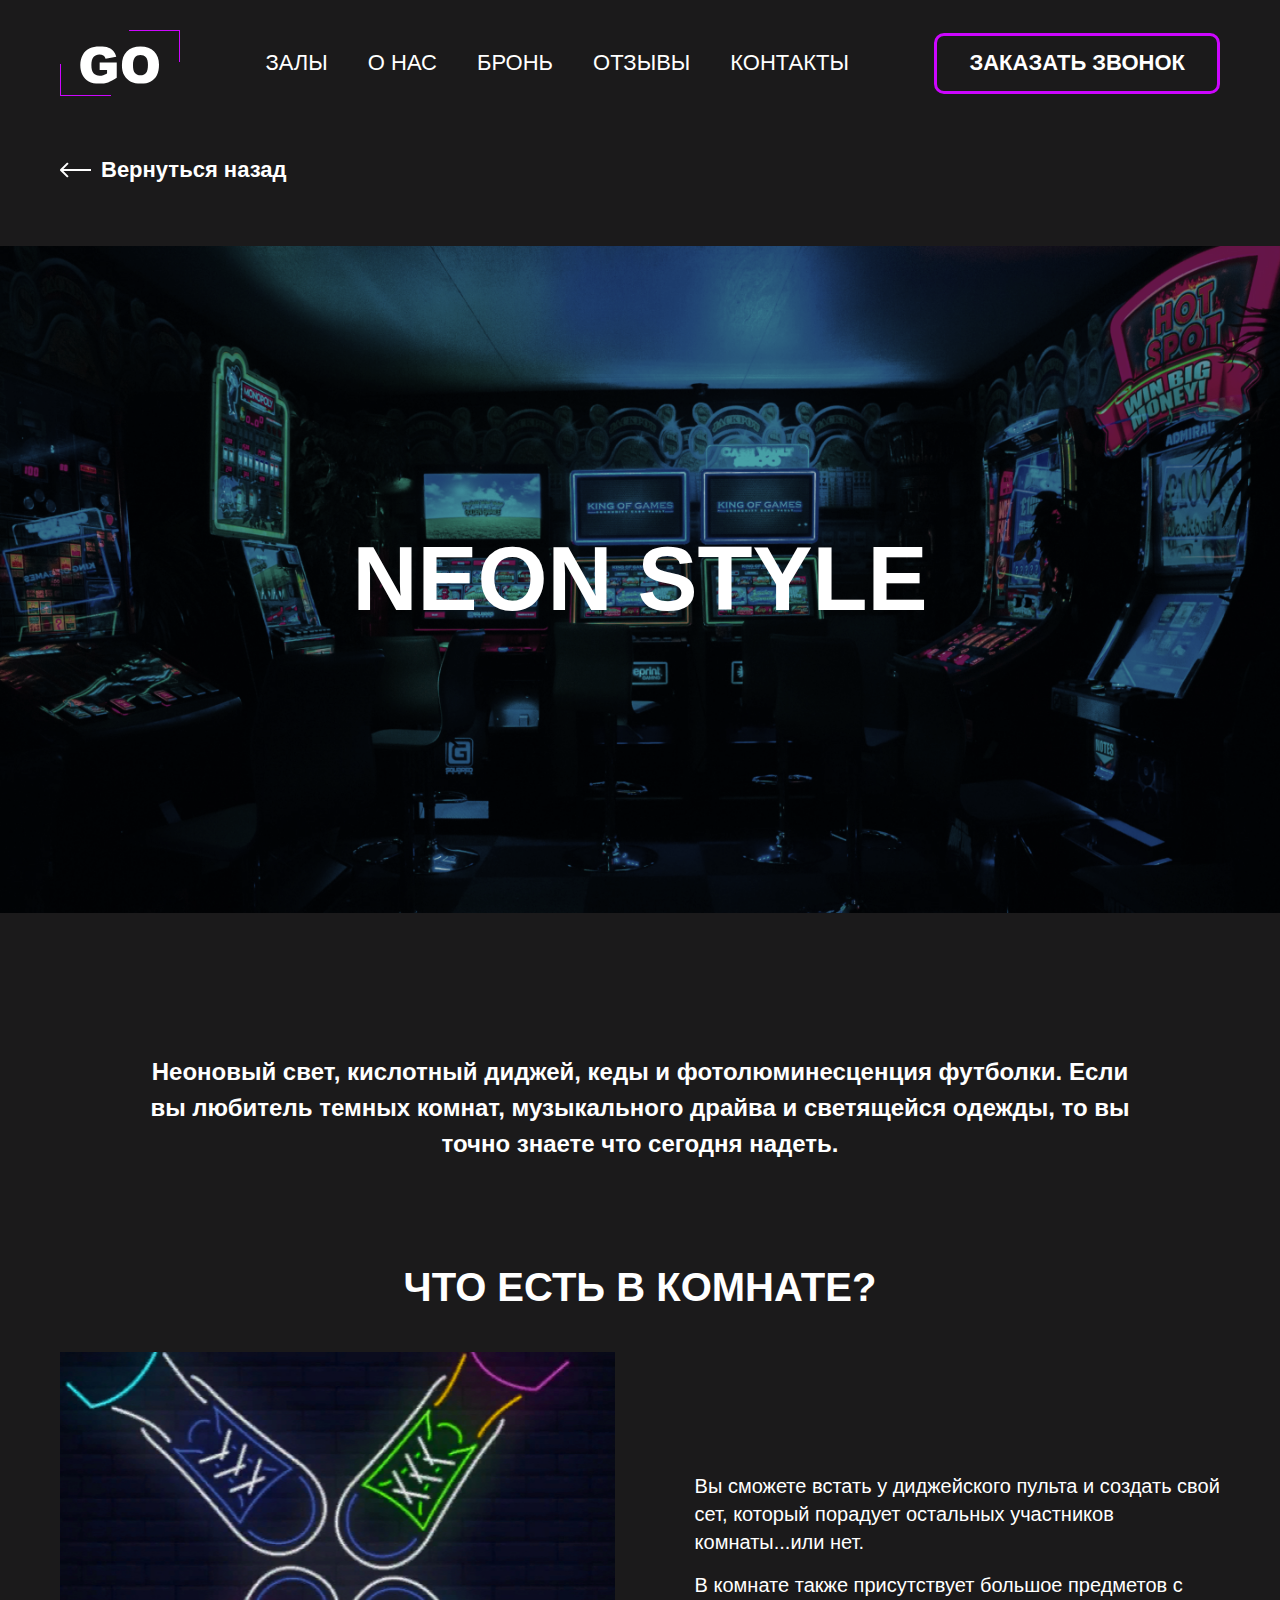
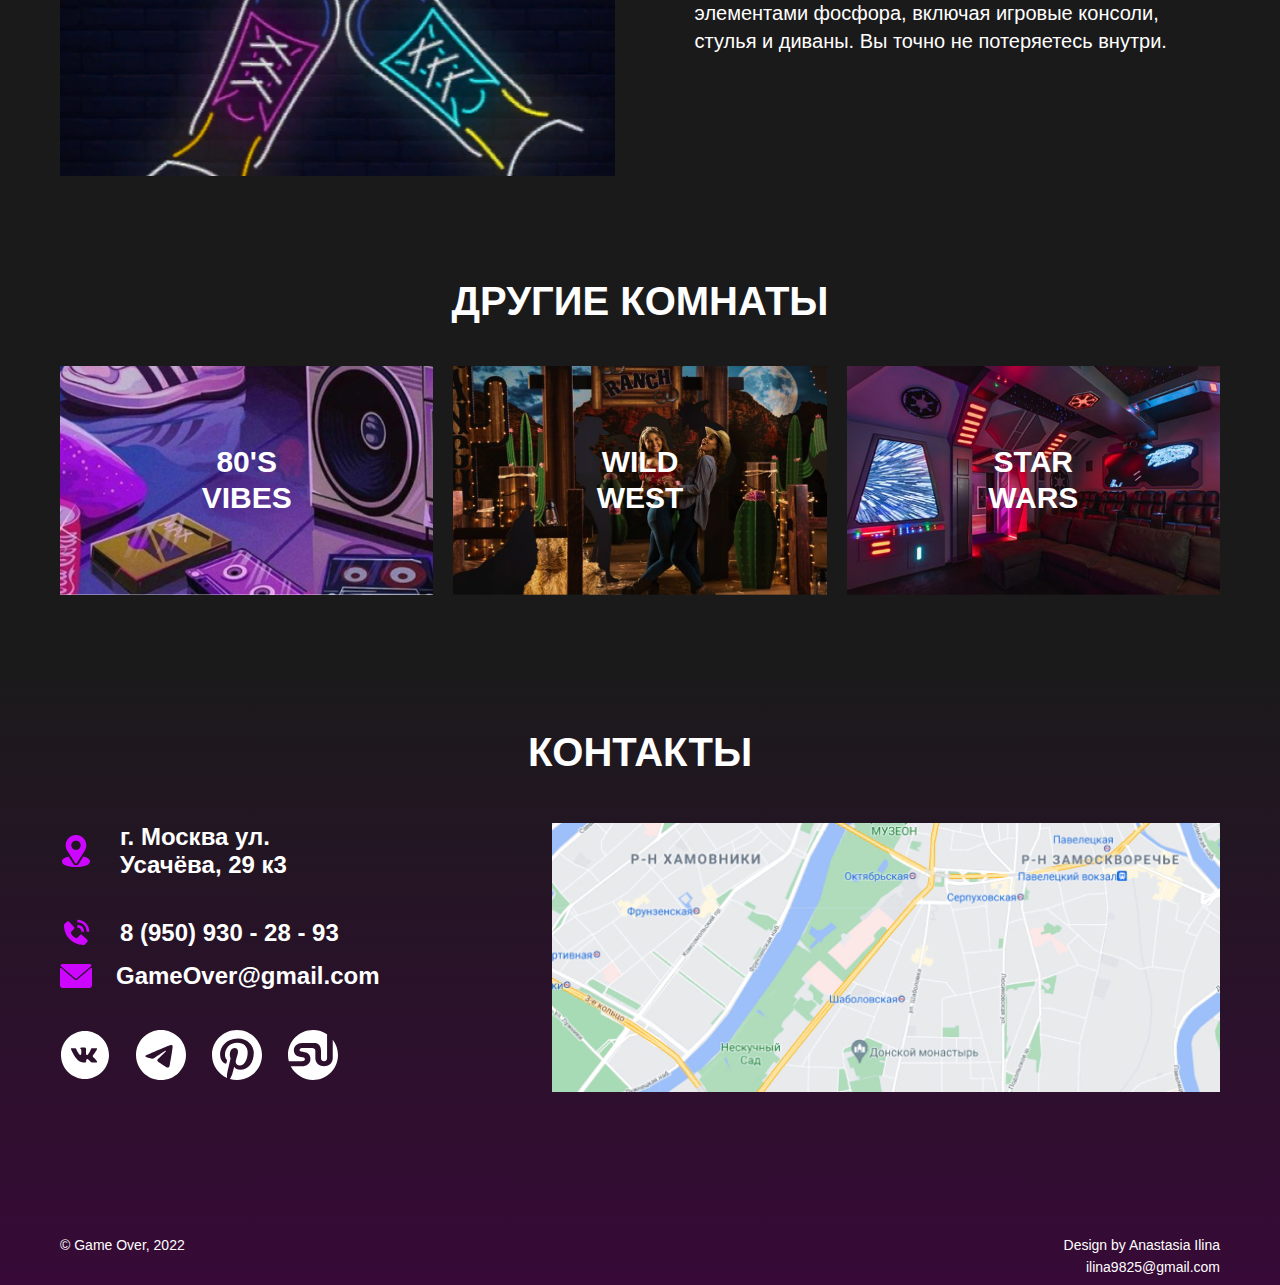
<file: neon.html>
<!DOCTYPE html>
<html lang="en">

<head>
  <meta charset="UTF-8">
  <meta name="viewport" content="width=device-width, initial-scale=1.0">
  <link rel="icon" type="image/svg+xml" href="img/favicon/logo.svg">
  <link href="styles/index.css" rel="stylesheet">
  <title>Комната neon style</title>
</head>

<body>
  <header class="header">
    <div class="container header__container">
      <button class="header__burger">
        <span class="header__burger-line"></span>
      </button>

      <img class="header__logo logo" src="img/header/logo.svg" alt="Логотип">

      <nav class="nav">
        <ul class="nav__list">
          <li class="nav__item"><a class="nav__link nav__link_active"
              href="index.html#halls">Залы</a></li>
          <li class="nav__item"><a class="nav__link" href="index.html#about">О
              нас</a>
          </li>
          <li class="nav__item"><a class="nav__link"
              href="index.html#booking">Бронь</a>
          </li>
          <li class="nav__item"><a class="nav__link"
              href="index.html#reviews">Отзывы</a>
          </li>
          <li class="nav__item"><a class="nav__link"
              href="#contacts">Контакты</a>
          </li>
        </ul>
      </nav>

      <button class="header__btn" type="button">Заказать звонок</button>
    </div>
  </header>

  <main class="main">
    <section class="section banner">
      <h2 class="banner__title visually-hidden">комната neon style</h2>

      <div class="container">
        <a class="banner__btn-back" href="index.html">
          <svg class="banner__btn-arrow" xmlns="http://www.w3.org/2000/svg"
            width="31" height="16" viewBox="0 0 31 16" fill="none">
            <path
              d="M0.292892 7.29289C-0.0976315 7.68342 -0.0976315 8.31658 0.292892 8.70711L6.65685 15.0711C7.04738 15.4616 7.68054 15.4616 8.07107 15.0711C8.46159 14.6805 8.46159 14.0474 8.07107 13.6569L2.41421 8L8.07107 2.34315C8.46159 1.95262 8.46159 1.31946 8.07107 0.928932C7.68054 0.538408 7.04738 0.538408 6.65685 0.928932L0.292892 7.29289ZM31 7L1 7V9L31 9V7Z"
              fill="white" />
          </svg>
          Вернуться назад
        </a>
      </div>

      <div class="banner__img-container">
        <div class="banner__img banner__img_neon"></div>
        <p class="banner__text">neon style</p>
      </div>

    </section>

    <section class="section info">
      <div class="container">
        <h2 class="info__title visually-hidden">
          Информация о комнате neon style
        </h2>
        <p class="info__text">
          Неоновый свет, кислотный диджей, кеды и фотолюминесценция футболки.
          Если вы любитель темных комнат, музыкального драйва и светящейся
          одежды, то вы точно знаете что сегодня надеть.
        </p>
      </div>
    </section>

    <section class="section about-hall">
      <div class="container">
        <h2 class="section__title about-hall__title">Что есть в комнате?</h2>

        <div class="about-hall__info">
          <div class="about-hall__img-container">
            <div class="about-hall__img about-hall__img_neonstyle"></div>
          </div>

          <div class="about-hall__text">
            <p class="about-hall__paragraf">
              Вы сможете встать у диджейского пульта и создать свой сет, который
              порадует остальных участников комнаты...или нет.
            </p>
            <p class="about-hall__paragraf">
              В комнате также присутствует большое предметов с элементами
              фосфора, включая игровые консоли, стулья и диваны. Вы точно не
              потеряетесь внутри.
            </p>
          </div>
        </div>
      </div>
    </section>

    <section class="section choose-room">
      <div class="container">
        <h2 class="section__title choose-room__title">Другие комнаты</h2>

        <ul class="choose-room__list">
          <li class="choose-room__item choose-room__item_vibes">
            <a class="choose-room__link" href="vibes.html">80's vibes</a>
          </li>
          <li class="choose-room__item choose-room__item_wildwest">
            <a class="choose-room__link" href="vibes.html">wild west</a>
          </li>
          <li class="choose-room__item choose-room__item_starwars">
            <a class="choose-room__link" href="starwars.html">Star wars</a>
          </li>
        </ul>
      </div>
    </section>
  </main>

  <footer class="section footer" id="contacts">
    <div class="container">
      <h2 class="section__title footer__title">Контакты</h2>

      <div class="footer__info-container">
        <div class="footer__address address">
          <p class="address__info address__location">
            <svg class="address__icon" width="32" height="32"
              viewBox="0 0 32 32" fill="none"
              xmlns="http://www.w3.org/2000/svg">
              <path
                d="M16 0C10.3772 0 5.6875 4.52938 5.6875 10.3125C5.6875 12.5126 6.34862 14.4745 7.61744 16.3129L15.2108 28.1616C15.5792 28.7376 16.4216 28.7365 16.7892 28.1616L24.4155 16.2726C25.657 14.5175 26.3125 12.4567 26.3125 10.3125C26.3125 4.62619 21.6863 0 16 0ZM16 15C13.4154 15 11.3125 12.8971 11.3125 10.3125C11.3125 7.72794 13.4154 5.625 16 5.625C18.5846 5.625 20.6875 7.72794 20.6875 10.3125C20.6875 12.8971 18.5846 15 16 15Z"
                fill="#CD06FF" />
              <path
                d="M23.329 21.5435L18.6083 28.9239C17.3864 30.829 14.6068 30.8228 13.3907 28.9257L8.66238 21.5454C4.50213 22.5073 1.9375 24.2693 1.9375 26.375C1.9375 30.0289 9.183 32 16 32C22.817 32 30.0625 30.0289 30.0625 26.375C30.0625 24.2678 27.4943 22.5048 23.329 21.5435Z"
                fill="#CD06FF" />
            </svg>

            <span class="address__location-text">
              г. Москва ул. Усачёва, 29 к3
            </span>
          </p>

          <div class="address__link">
            <a class="address__info address__phone" href="tel:89509302893">
              <svg class="address__icon" width="32" height="32"
                viewBox="0 0 32 32" fill="none"
                xmlns="http://www.w3.org/2000/svg">
                <path
                  d="M26.6667 14.6654H29.3333C29.3333 7.82541 24.1693 2.66675 17.32 2.66675V5.33341C22.736 5.33341 26.6667 9.25741 26.6667 14.6654Z"
                  fill="#CD06FF" />
                <path
                  d="M17.3333 10.6667C20.1373 10.6667 21.3333 11.8627 21.3333 14.6667H24C24 10.3667 21.6333 7.99999 17.3333 7.99999V10.6667ZM21.896 17.924C21.6398 17.6911 21.3031 17.5669 20.9571 17.5776C20.611 17.5883 20.2827 17.7331 20.0413 17.9813L16.8507 21.2627C16.0827 21.116 14.5387 20.6347 12.9493 19.0493C11.36 17.4587 10.8787 15.9107 10.736 15.148L14.0147 11.956C14.2632 11.7148 14.4082 11.3864 14.4189 11.0403C14.4296 10.6941 14.3052 10.3574 14.072 10.1013L9.14534 4.68399C8.91207 4.42714 8.58785 4.27133 8.24155 4.24967C7.89525 4.22801 7.55414 4.3422 7.29068 4.56799L4.39734 7.04933C4.16682 7.28068 4.02924 7.58859 4.01068 7.91466C3.99068 8.24799 3.60934 16.144 9.73201 22.2693C15.0733 27.6093 21.764 28 23.6067 28C23.876 28 24.0413 27.992 24.0853 27.9893C24.4114 27.9711 24.7191 27.8329 24.9493 27.6013L27.4293 24.7067C27.6553 24.4434 27.7697 24.1024 27.7483 23.7561C27.7269 23.4098 27.5713 23.0855 27.3147 22.852L21.896 17.924Z"
                  fill="#CD06FF" />
              </svg>

              8 (950) 930 - 28 - 93
            </a>
            <a class="address__info address__email"
              href="mailto:GameOver@gmail.com">
              <svg class="address__icon" width="32" height="32"
                viewBox="0 0 32 32" fill="none"
                xmlns="http://www.w3.org/2000/svg">
                <path
                  d="M0.667993 5.94725C5.05987 9.66669 12.7662 16.2103 15.0312 18.2506C15.3353 18.526 15.6614 18.666 16 18.666C16.3379 18.666 16.6634 18.5273 16.9668 18.2533C19.2337 16.2109 26.9401 9.66669 31.332 5.94725C31.6055 5.71612 31.6472 5.30987 31.4258 5.02731C30.914 4.37437 30.151 4 29.3333 4H2.66668C1.84899 4 1.08593 4.37438 0.574244 5.02738C0.352869 5.30988 0.394556 5.71612 0.667993 5.94725Z"
                  fill="#CD06FF" />
                <path
                  d="M31.6133 7.96279C31.377 7.85279 31.099 7.89116 30.9024 8.05916C26.0319 12.188 19.8158 17.4804 17.86 19.2427C16.7623 20.2336 15.2389 20.2336 14.1386 19.2414C12.054 17.3632 5.0735 11.4289 1.09763 8.0591C0.899688 7.8911 0.621063 7.85404 0.386687 7.96273C0.151062 8.07216 0 8.30785 0 8.5676V25.3332C0 26.804 1.19594 27.9999 2.66669 27.9999H29.3334C30.8041 27.9999 32 26.804 32 25.3332V8.5676C32 8.30785 31.8489 8.07154 31.6133 7.96279Z"
                  fill="#CD06FF" />
              </svg>

              GameOver@gmail.com
            </a>
          </div>

          <ul class="address__social-list social-list">
            <li class="social-list__icon">
              <a class="social-list__link" href="https://vk.com">
                <svg width="50" height="50" viewbox="0 0 50 50"
                  fill="currentColor" xmlns="http://www.w3.org/2000/svg">
                  <path
                    d="M24.9999 1C11.7449 1 0.999878 11.745 0.999878 25C0.999878 38.255 11.7449 49 24.9999 49C38.2549 49 48.9999 38.255 48.9999 25C48.9999 11.745 38.2549 1 24.9999 1ZM34.2299 28.0775C34.2299 28.0775 36.3524 30.1725 36.8749 31.145C36.8899 31.165 36.8974 31.185 36.9024 31.195C37.1149 31.5525 37.1649 31.83 37.0599 32.0375C36.8849 32.3825 36.2849 32.5525 36.0799 32.5675H32.3299C32.0699 32.5675 31.5249 32.5 30.8649 32.045C30.3574 31.69 29.8574 31.1075 29.3699 30.54C28.6424 29.695 28.0124 28.965 27.3774 28.965C27.2967 28.9649 27.2166 28.9775 27.1399 29.0025C26.6599 29.1575 26.0449 29.8425 26.0449 31.6675C26.0449 32.2375 25.5949 32.565 25.2774 32.565H23.5599C22.9749 32.565 19.9274 32.36 17.2274 29.5125C13.9224 26.025 10.9474 19.03 10.9224 18.965C10.7349 18.5125 11.1224 18.27 11.5449 18.27H15.3324C15.8374 18.27 16.0024 18.5775 16.1174 18.85C16.2524 19.1675 16.7474 20.43 17.5599 21.85C18.8774 24.165 19.6849 25.105 20.3324 25.105C20.4538 25.1036 20.573 25.0727 20.6799 25.015C21.5249 24.545 21.3674 21.5325 21.3299 20.9075C21.3299 20.79 21.3274 19.56 20.8949 18.97C20.5849 18.5425 20.0574 18.38 19.7374 18.32C19.8669 18.1413 20.0375 17.9964 20.2349 17.8975C20.8149 17.6075 21.8599 17.565 22.8974 17.565H23.4749C24.5999 17.58 24.8899 17.6525 25.2974 17.755C26.1224 17.9525 26.1399 18.485 26.0674 20.3075C26.0449 20.825 26.0224 21.41 26.0224 22.1C26.0224 22.25 26.0149 22.41 26.0149 22.58C25.9899 23.5075 25.9599 24.56 26.6149 24.9925C26.7003 25.0461 26.799 25.0746 26.8999 25.075C27.1274 25.075 27.8124 25.075 29.6674 21.8925C30.2395 20.8681 30.7366 19.8037 31.1549 18.7075C31.1924 18.6425 31.3024 18.4425 31.4324 18.365C31.5283 18.3161 31.6347 18.2912 31.7424 18.2925H36.1949C36.6799 18.2925 37.0124 18.365 37.0749 18.5525C37.1849 18.85 37.0549 19.7575 35.0224 22.51L34.1149 23.7075C32.2724 26.1225 32.2724 26.245 34.2299 28.0775Z" />
                </svg>
              </a>
            </li>
            <li class="social-list__icon">
              <a class="social-list__link" href="https://telegram.org">
                <svg width="50" height="50" viewbox="0 0 48 48"
                  fill="currentColor" xmlns="http://www.w3.org/2000/svg">
                  <path
                    d="M47.9999 24C47.9999 30.3652 45.4713 36.4697 40.9704 40.9706C36.4696 45.4714 30.3651 48 23.9999 48C17.6347 48 11.5302 45.4714 7.02932 40.9706C2.52844 36.4697 -0.00012207 30.3652 -0.00012207 24C-0.00012207 17.6348 2.52844 11.5303 7.02932 7.02944C11.5302 2.52856 17.6347 0 23.9999 0C30.3651 0 36.4696 2.52856 40.9704 7.02944C45.4713 11.5303 47.9999 17.6348 47.9999 24ZM24.8609 17.718C22.5269 18.69 17.8589 20.7 10.8629 23.748C9.72888 24.198 9.13188 24.642 9.07788 25.074C8.98788 25.803 9.90288 26.091 11.1479 26.484L11.6729 26.649C12.8969 27.048 14.5469 27.513 15.4019 27.531C16.1819 27.549 17.0489 27.231 18.0059 26.571C24.5429 22.158 27.9179 19.929 28.1279 19.881C28.2779 19.845 28.4879 19.803 28.6259 19.929C28.7669 20.052 28.7519 20.289 28.7369 20.352C28.6469 20.739 25.0559 24.075 23.1989 25.803C22.6199 26.343 22.2089 26.724 22.1249 26.811C21.9399 27 21.7519 27.1861 21.5609 27.369C20.4209 28.467 19.5689 29.289 21.6059 30.633C22.5869 31.281 23.3729 31.812 24.1559 32.346C25.0079 32.928 25.8599 33.507 26.9639 34.233C27.2429 34.413 27.5129 34.608 27.7739 34.794C28.7669 35.502 29.6639 36.138 30.7649 36.036C31.4069 35.976 32.0699 35.376 32.4059 33.576C33.2009 29.325 34.7639 20.118 35.1239 16.323C35.1458 16.0075 35.1328 15.6906 35.0849 15.378C35.0566 15.1258 34.9346 14.8934 34.7429 14.727C34.4699 14.5386 34.1445 14.4409 33.8129 14.448C32.9129 14.463 31.5239 14.946 24.8609 17.718Z" />
                </svg>
              </a>
            </li>
            <li class="social-list__icon">
              <a class="social-list__link" href="#!">
                <svg width="50" height="50" viewbox="0 0 50 50"
                  fill="currentColor" xmlns="http://www.w3.org/2000/svg">
                  <path
                    d="M25.0005 0C11.1947 0 -0.000152588 11.1936 -0.000152588 25.0006C-0.000152588 35.2378 6.15562 44.0314 14.9646 47.8981C14.8941 46.1526 14.9511 44.0558 15.3998 42.159C15.8806 40.1282 18.6165 28.5359 18.6165 28.5359C18.6165 28.5359 17.8178 26.9397 17.8178 24.5808C17.8178 20.8763 19.9652 18.1077 22.6383 18.1077C24.912 18.1077 26.0107 19.8154 26.0107 21.8609C26.0107 24.1468 24.5537 27.5635 23.8037 30.7327C23.1768 33.3859 25.1338 35.5481 27.7498 35.5481C32.4864 35.5481 35.6761 29.4647 35.6761 22.2558C35.6761 16.7782 31.9864 12.6769 25.2742 12.6769C17.6902 12.6769 12.9659 18.3321 12.9659 24.6487C12.9659 26.8282 13.6082 28.3635 14.6146 29.5513C15.0768 30.0981 15.1409 30.318 14.9736 30.9462C14.8537 31.4058 14.5781 32.5128 14.4646 32.9519C14.2986 33.5853 13.7857 33.8109 13.2127 33.5776C9.71972 32.1513 8.0928 28.3263 8.0928 24.0263C8.0928 16.9237 14.0819 8.40898 25.9601 8.40898C35.5056 8.40898 41.7877 15.316 41.7877 22.732C41.7877 32.5378 36.3351 39.8647 28.2979 39.8647C25.5998 39.8647 23.0607 38.4051 22.1909 36.7487C22.1909 36.7487 20.7396 42.5077 20.4325 43.6218C19.9024 45.5494 18.8646 47.4763 17.9159 48.9769C20.2162 49.6571 22.6024 50.0025 25.0011 50.0026C38.8063 50.0013 49.9998 38.8071 49.9998 25.0006C49.9998 11.1936 38.8063 0 25.0005 0Z" />
                </svg>
              </a>
            </li>
            <li class="social-list__icon">
              <a class="social-list__link" href="#!">
                <svg width="50" height="50" viewbox="0 0 50 50"
                  fill="currentColor" xmlns="http://www.w3.org/2000/svg">
                  <path fill-rule="evenodd" clip-rule="evenodd"
                    d="M44.7441 9.66919C48.1583 14.0494 50.0085 19.4463 49.9999 24.9999C49.9999 38.8051 38.805 49.9999 25.0006 49.9999C15.2871 49.9999 6.86597 44.4576 2.72751 36.3647H13.6237C18.816 36.3647 22.4429 33.566 22.4429 29.0923C22.4429 19.6108 11.5051 23.4737 11.5051 20.1089C11.5051 18.4878 12.8057 17.898 15.1858 17.898H22.7692C24.8711 17.898 27.3435 18.275 27.3435 20.5685V28.1243C27.3435 33.5955 31.6159 36.364 36.0441 36.364C40.548 36.364 44.7435 33.5955 44.7435 28.1243V9.66919H44.7441Z" />
                  <path fill-rule="evenodd" clip-rule="evenodd"
                    d="M25.0005 2.43241e-05C30.0173 -0.00698868 34.919 1.50262 39.0626 4.33079V28.3013C39.0626 29.9628 37.7037 31.3224 36.0447 31.3224C34.3838 31.3224 33.0261 29.9628 33.0261 28.3013V21.1186C33.0261 15.3846 30.1242 12.9994 26.3447 12.9994H14.0441C9.59088 12.9994 5.89665 15.834 5.89665 20.3289C5.89665 22.6289 6.8819 25.9994 11.5415 26.8353C15.337 27.5186 16.8351 27.3199 16.8351 29.3506C16.8351 31.3224 14.6261 31.3224 11.7101 31.3224H0.808189C0.269676 29.2582 -0.0019826 27.1334 -0.000143311 25C-0.000143311 11.1981 11.196 2.43241e-05 25.0005 2.43241e-05Z" />
                </svg>
              </a>
            </li>
          </ul>
        </div>

        <img class="footer__map" src="img/footer/map.jpg" alt="Карта">
      </div>

      <div class="footer__copyright-container">
        <p class="footer__copyright">&copy; Game Over, 2022</p>

        <ul class="footer__list contact-list">
          <li class="contact-list__item">
            <a class="contact-list__link" href="#!">Design by Anastasia
              Ilina</a>
          </li>
          <li class="contact-list__item">
            <a class="contact-list__link"
              href="mailto:ilina9825@gmail.com">ilina9825@gmail.com</a>
          </li>
        </ul>
      </div>

    </div>
  </footer>

  <script>
    document.addEventListener('click', event => {
      if (event.target.matches('button')) {
        event.target.focus();
      }
    })
  </script>
</body>

</html>
</file>
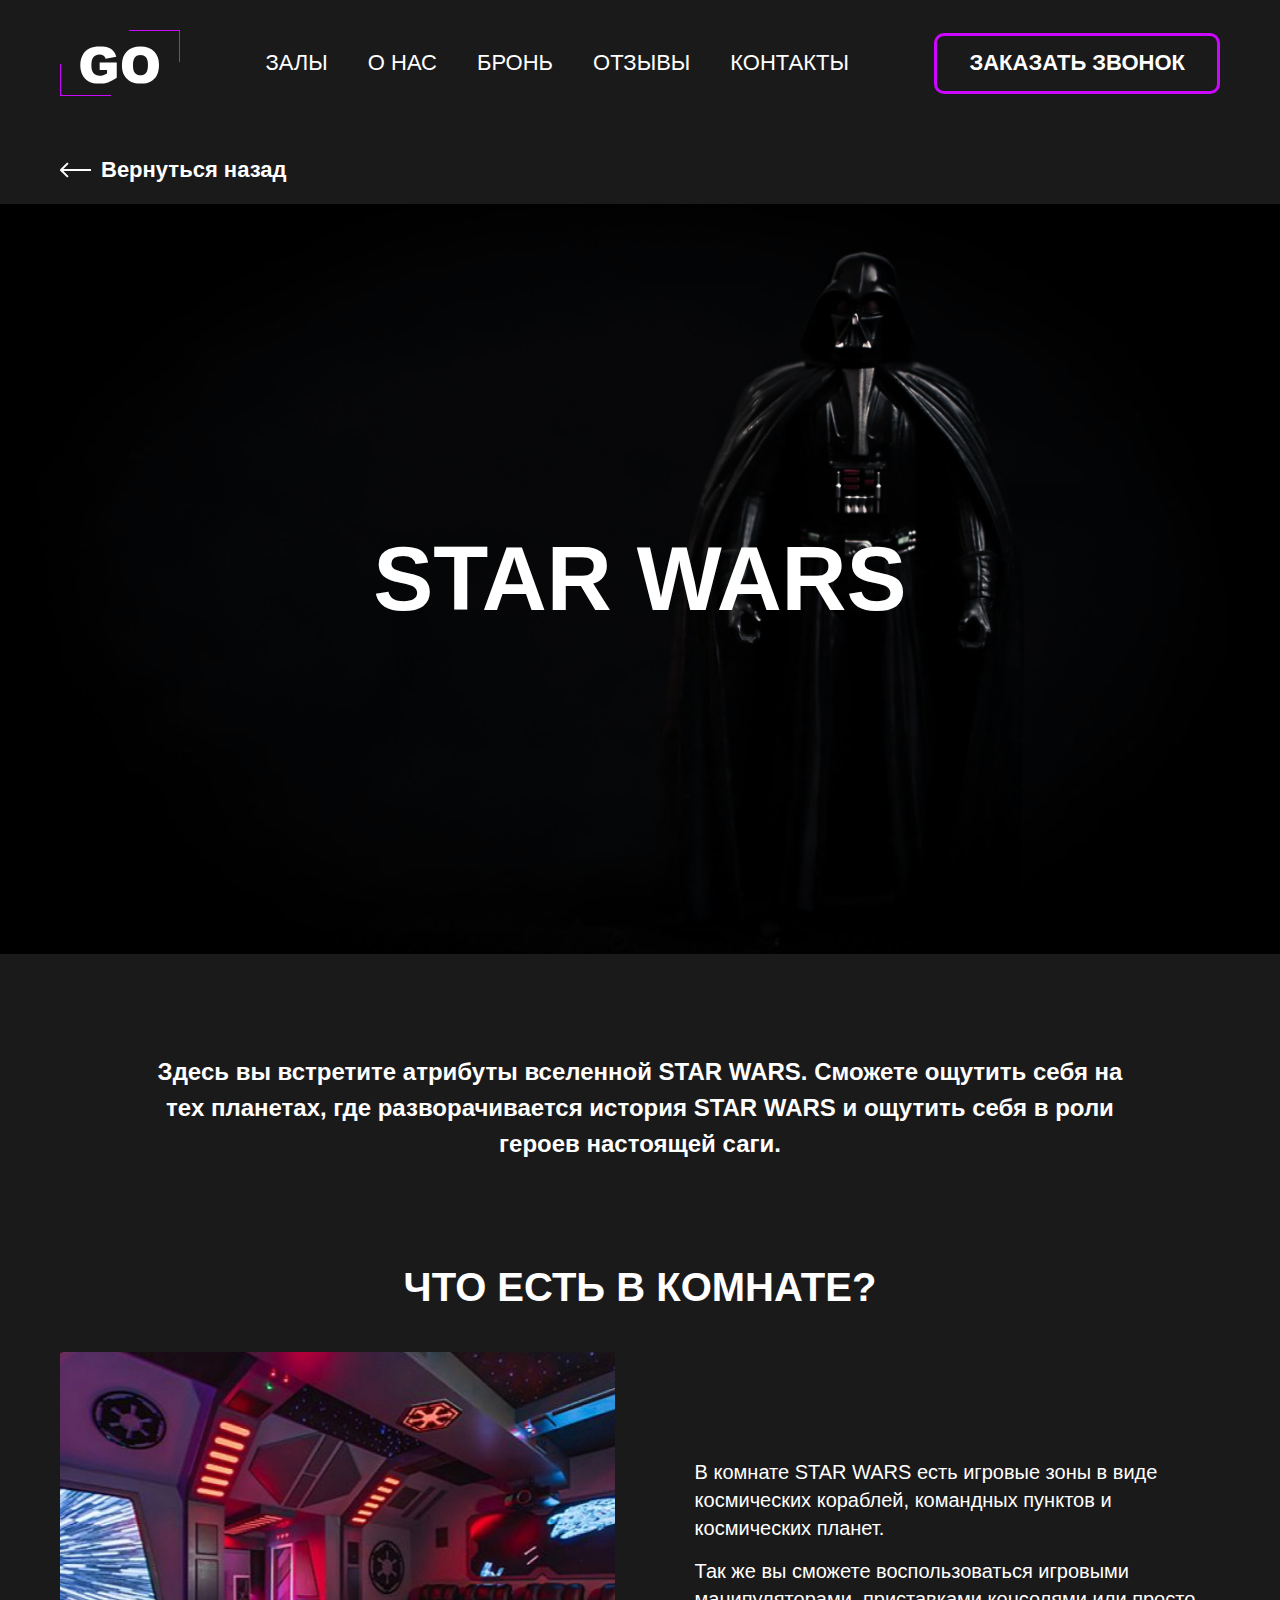
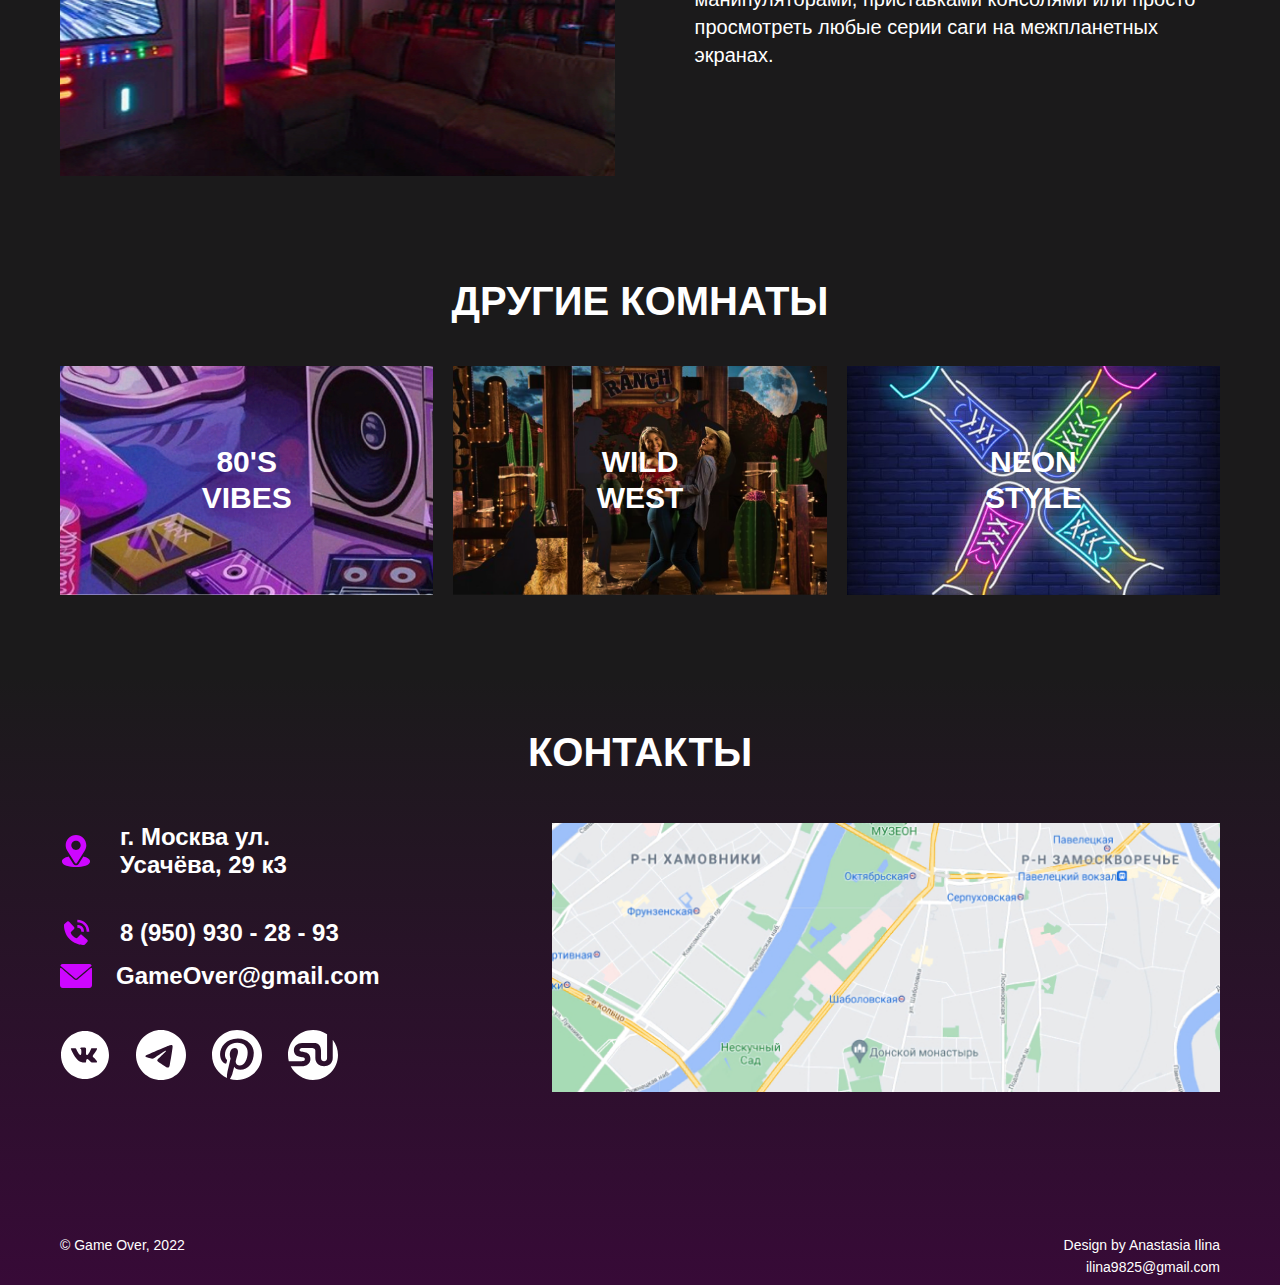
<file: starwars.html>
<!DOCTYPE html>
<html lang="en">

<head>
  <meta charset="UTF-8">
  <meta name="viewport" content="width=device-width, initial-scale=1.0">
  <link rel="icon" type="image/svg+xml" href="img/favicon/logo.svg">
  <link href="styles/index.css" rel="stylesheet">
  <title>Комната star wars</title>
</head>

<body>
  <header class="header">
    <div class="container header__container">
      <button class="header__burger">
        <span class="header__burger-line"></span>
      </button>

      <img class="header__logo logo" src="img/header/logo.svg" alt="Логотип">

      <nav class="nav">
        <ul class="nav__list">
          <li class="nav__item"><a class="nav__link nav__link_active"
              href="index.html#halls">Залы</a></li>
          <li class="nav__item"><a class="nav__link" href="index.html#about">О
              нас</a>
          </li>
          <li class="nav__item"><a class="nav__link"
              href="index.html#booking">Бронь</a>
          </li>
          <li class="nav__item"><a class="nav__link"
              href="index.html#reviews">Отзывы</a>
          </li>
          <li class="nav__item"><a class="nav__link"
              href="#contacts">Контакты</a>
          </li>
        </ul>
      </nav>

      <button class="header__btn" type="button">Заказать звонок</button>
    </div>
  </header>

  <main class="main">
    <section class="section banner">
      <h2 class="banner__title visually-hidden">комната star wars</h2>

      <div class="container">
        <a class="banner__btn-back" href="index.html">
          <svg class="banner__btn-arrow" xmlns="http://www.w3.org/2000/svg"
            width="31" height="16" viewBox="0 0 31 16" fill="none">
            <path
              d="M0.292892 7.29289C-0.0976315 7.68342 -0.0976315 8.31658 0.292892 8.70711L6.65685 15.0711C7.04738 15.4616 7.68054 15.4616 8.07107 15.0711C8.46159 14.6805 8.46159 14.0474 8.07107 13.6569L2.41421 8L8.07107 2.34315C8.46159 1.95262 8.46159 1.31946 8.07107 0.928932C7.68054 0.538408 7.04738 0.538408 6.65685 0.928932L0.292892 7.29289ZM31 7L1 7V9L31 9V7Z"
              fill="white" />
          </svg>
          Вернуться назад
        </a>
      </div>

      <div class="banner__img-container">
        <div class="banner__img banner__img_starwars"></div>
        <p class="banner__text">star wars</p>
      </div>

    </section>

    <section class="section info">
      <div class="container">
        <h2 class="info__title visually-hidden">
          Информация о комнате star wars
        </h2>
        <p class="info__text">
          Здесь вы встретите атрибуты вселенной STAR WARS. Сможете ощутить себя
          на тех планетах, где разворачивается история STAR WARS и ощутить себя
          в роли героев наcтоящей саги.
        </p>
      </div>
    </section>

    <section class="section about-hall">
      <div class="container">
        <h2 class="section__title about-hall__title">Что есть в комнате?</h2>

        <div class="about-hall__info">
          <div class="about-hall__img-container">
            <div class="about-hall__img about-hall__img_starwars"></div>
          </div>

          <div class="about-hall__text">
            <p class="about-hall__paragraf">
              В комнате STAR WARS есть игровые зоны в виде космических кораблей,
              командных пунктов и космических планет.
            </p>
            <p class="about-hall__paragraf">
              Так же вы сможете воспользоваться игровыми манипуляторами,
              приставками консолями или просто просмотреть любые серии саги на
              межпланетных экранах.
            </p>
          </div>
        </div>
      </div>
    </section>

    <section class="section choose-room">
      <div class="container">
        <h2 class="section__title choose-room__title">Другие комнаты</h2>

        <ul class="choose-room__list">
          <li class="choose-room__item choose-room__item_vibes">
            <a class="choose-room__link" href="vibes.html">80's vibes</a>
          </li>
          <li class="choose-room__item choose-room__item_wildwest">
            <a class="choose-room__link" href="vibes.html">wild west</a>
          </li>
          <li class="choose-room__item choose-room__item_neonstyle">
            <a class="choose-room__link" href="neon.html">Neon style</a>
          </li>
        </ul>
      </div>
    </section>
  </main>

  <footer class="section footer" id="contacts">
    <div class="container">
      <h2 class="section__title footer__title">Контакты</h2>

      <div class="footer__info-container">
        <div class="footer__address address">
          <p class="address__info address__location">
            <svg class="address__icon" width="32" height="32"
              viewBox="0 0 32 32" fill="none"
              xmlns="http://www.w3.org/2000/svg">
              <path
                d="M16 0C10.3772 0 5.6875 4.52938 5.6875 10.3125C5.6875 12.5126 6.34862 14.4745 7.61744 16.3129L15.2108 28.1616C15.5792 28.7376 16.4216 28.7365 16.7892 28.1616L24.4155 16.2726C25.657 14.5175 26.3125 12.4567 26.3125 10.3125C26.3125 4.62619 21.6863 0 16 0ZM16 15C13.4154 15 11.3125 12.8971 11.3125 10.3125C11.3125 7.72794 13.4154 5.625 16 5.625C18.5846 5.625 20.6875 7.72794 20.6875 10.3125C20.6875 12.8971 18.5846 15 16 15Z"
                fill="#CD06FF" />
              <path
                d="M23.329 21.5435L18.6083 28.9239C17.3864 30.829 14.6068 30.8228 13.3907 28.9257L8.66238 21.5454C4.50213 22.5073 1.9375 24.2693 1.9375 26.375C1.9375 30.0289 9.183 32 16 32C22.817 32 30.0625 30.0289 30.0625 26.375C30.0625 24.2678 27.4943 22.5048 23.329 21.5435Z"
                fill="#CD06FF" />
            </svg>

            <span class="address__location-text">
              г. Москва ул. Усачёва, 29 к3
            </span>
          </p>

          <div class="address__link">
            <a class="address__info address__phone" href="tel:89509302893">
              <svg class="address__icon" width="32" height="32"
                viewBox="0 0 32 32" fill="none"
                xmlns="http://www.w3.org/2000/svg">
                <path
                  d="M26.6667 14.6654H29.3333C29.3333 7.82541 24.1693 2.66675 17.32 2.66675V5.33341C22.736 5.33341 26.6667 9.25741 26.6667 14.6654Z"
                  fill="#CD06FF" />
                <path
                  d="M17.3333 10.6667C20.1373 10.6667 21.3333 11.8627 21.3333 14.6667H24C24 10.3667 21.6333 7.99999 17.3333 7.99999V10.6667ZM21.896 17.924C21.6398 17.6911 21.3031 17.5669 20.9571 17.5776C20.611 17.5883 20.2827 17.7331 20.0413 17.9813L16.8507 21.2627C16.0827 21.116 14.5387 20.6347 12.9493 19.0493C11.36 17.4587 10.8787 15.9107 10.736 15.148L14.0147 11.956C14.2632 11.7148 14.4082 11.3864 14.4189 11.0403C14.4296 10.6941 14.3052 10.3574 14.072 10.1013L9.14534 4.68399C8.91207 4.42714 8.58785 4.27133 8.24155 4.24967C7.89525 4.22801 7.55414 4.3422 7.29068 4.56799L4.39734 7.04933C4.16682 7.28068 4.02924 7.58859 4.01068 7.91466C3.99068 8.24799 3.60934 16.144 9.73201 22.2693C15.0733 27.6093 21.764 28 23.6067 28C23.876 28 24.0413 27.992 24.0853 27.9893C24.4114 27.9711 24.7191 27.8329 24.9493 27.6013L27.4293 24.7067C27.6553 24.4434 27.7697 24.1024 27.7483 23.7561C27.7269 23.4098 27.5713 23.0855 27.3147 22.852L21.896 17.924Z"
                  fill="#CD06FF" />
              </svg>

              8 (950) 930 - 28 - 93
            </a>
            <a class="address__info address__email"
              href="mailto:GameOver@gmail.com">
              <svg class="address__icon" width="32" height="32"
                viewBox="0 0 32 32" fill="none"
                xmlns="http://www.w3.org/2000/svg">
                <path
                  d="M0.667993 5.94725C5.05987 9.66669 12.7662 16.2103 15.0312 18.2506C15.3353 18.526 15.6614 18.666 16 18.666C16.3379 18.666 16.6634 18.5273 16.9668 18.2533C19.2337 16.2109 26.9401 9.66669 31.332 5.94725C31.6055 5.71612 31.6472 5.30987 31.4258 5.02731C30.914 4.37437 30.151 4 29.3333 4H2.66668C1.84899 4 1.08593 4.37438 0.574244 5.02738C0.352869 5.30988 0.394556 5.71612 0.667993 5.94725Z"
                  fill="#CD06FF" />
                <path
                  d="M31.6133 7.96279C31.377 7.85279 31.099 7.89116 30.9024 8.05916C26.0319 12.188 19.8158 17.4804 17.86 19.2427C16.7623 20.2336 15.2389 20.2336 14.1386 19.2414C12.054 17.3632 5.0735 11.4289 1.09763 8.0591C0.899688 7.8911 0.621063 7.85404 0.386687 7.96273C0.151062 8.07216 0 8.30785 0 8.5676V25.3332C0 26.804 1.19594 27.9999 2.66669 27.9999H29.3334C30.8041 27.9999 32 26.804 32 25.3332V8.5676C32 8.30785 31.8489 8.07154 31.6133 7.96279Z"
                  fill="#CD06FF" />
              </svg>

              GameOver@gmail.com
            </a>
          </div>

          <ul class="address__social-list social-list">
            <li class="social-list__icon">
              <a class="social-list__link" href="https://vk.com">
                <svg width="50" height="50" viewbox="0 0 50 50"
                  fill="currentColor" xmlns="http://www.w3.org/2000/svg">
                  <path
                    d="M24.9999 1C11.7449 1 0.999878 11.745 0.999878 25C0.999878 38.255 11.7449 49 24.9999 49C38.2549 49 48.9999 38.255 48.9999 25C48.9999 11.745 38.2549 1 24.9999 1ZM34.2299 28.0775C34.2299 28.0775 36.3524 30.1725 36.8749 31.145C36.8899 31.165 36.8974 31.185 36.9024 31.195C37.1149 31.5525 37.1649 31.83 37.0599 32.0375C36.8849 32.3825 36.2849 32.5525 36.0799 32.5675H32.3299C32.0699 32.5675 31.5249 32.5 30.8649 32.045C30.3574 31.69 29.8574 31.1075 29.3699 30.54C28.6424 29.695 28.0124 28.965 27.3774 28.965C27.2967 28.9649 27.2166 28.9775 27.1399 29.0025C26.6599 29.1575 26.0449 29.8425 26.0449 31.6675C26.0449 32.2375 25.5949 32.565 25.2774 32.565H23.5599C22.9749 32.565 19.9274 32.36 17.2274 29.5125C13.9224 26.025 10.9474 19.03 10.9224 18.965C10.7349 18.5125 11.1224 18.27 11.5449 18.27H15.3324C15.8374 18.27 16.0024 18.5775 16.1174 18.85C16.2524 19.1675 16.7474 20.43 17.5599 21.85C18.8774 24.165 19.6849 25.105 20.3324 25.105C20.4538 25.1036 20.573 25.0727 20.6799 25.015C21.5249 24.545 21.3674 21.5325 21.3299 20.9075C21.3299 20.79 21.3274 19.56 20.8949 18.97C20.5849 18.5425 20.0574 18.38 19.7374 18.32C19.8669 18.1413 20.0375 17.9964 20.2349 17.8975C20.8149 17.6075 21.8599 17.565 22.8974 17.565H23.4749C24.5999 17.58 24.8899 17.6525 25.2974 17.755C26.1224 17.9525 26.1399 18.485 26.0674 20.3075C26.0449 20.825 26.0224 21.41 26.0224 22.1C26.0224 22.25 26.0149 22.41 26.0149 22.58C25.9899 23.5075 25.9599 24.56 26.6149 24.9925C26.7003 25.0461 26.799 25.0746 26.8999 25.075C27.1274 25.075 27.8124 25.075 29.6674 21.8925C30.2395 20.8681 30.7366 19.8037 31.1549 18.7075C31.1924 18.6425 31.3024 18.4425 31.4324 18.365C31.5283 18.3161 31.6347 18.2912 31.7424 18.2925H36.1949C36.6799 18.2925 37.0124 18.365 37.0749 18.5525C37.1849 18.85 37.0549 19.7575 35.0224 22.51L34.1149 23.7075C32.2724 26.1225 32.2724 26.245 34.2299 28.0775Z" />
                </svg>
              </a>
            </li>
            <li class="social-list__icon">
              <a class="social-list__link" href="https://telegram.org">
                <svg width="50" height="50" viewbox="0 0 48 48"
                  fill="currentColor" xmlns="http://www.w3.org/2000/svg">
                  <path
                    d="M47.9999 24C47.9999 30.3652 45.4713 36.4697 40.9704 40.9706C36.4696 45.4714 30.3651 48 23.9999 48C17.6347 48 11.5302 45.4714 7.02932 40.9706C2.52844 36.4697 -0.00012207 30.3652 -0.00012207 24C-0.00012207 17.6348 2.52844 11.5303 7.02932 7.02944C11.5302 2.52856 17.6347 0 23.9999 0C30.3651 0 36.4696 2.52856 40.9704 7.02944C45.4713 11.5303 47.9999 17.6348 47.9999 24ZM24.8609 17.718C22.5269 18.69 17.8589 20.7 10.8629 23.748C9.72888 24.198 9.13188 24.642 9.07788 25.074C8.98788 25.803 9.90288 26.091 11.1479 26.484L11.6729 26.649C12.8969 27.048 14.5469 27.513 15.4019 27.531C16.1819 27.549 17.0489 27.231 18.0059 26.571C24.5429 22.158 27.9179 19.929 28.1279 19.881C28.2779 19.845 28.4879 19.803 28.6259 19.929C28.7669 20.052 28.7519 20.289 28.7369 20.352C28.6469 20.739 25.0559 24.075 23.1989 25.803C22.6199 26.343 22.2089 26.724 22.1249 26.811C21.9399 27 21.7519 27.1861 21.5609 27.369C20.4209 28.467 19.5689 29.289 21.6059 30.633C22.5869 31.281 23.3729 31.812 24.1559 32.346C25.0079 32.928 25.8599 33.507 26.9639 34.233C27.2429 34.413 27.5129 34.608 27.7739 34.794C28.7669 35.502 29.6639 36.138 30.7649 36.036C31.4069 35.976 32.0699 35.376 32.4059 33.576C33.2009 29.325 34.7639 20.118 35.1239 16.323C35.1458 16.0075 35.1328 15.6906 35.0849 15.378C35.0566 15.1258 34.9346 14.8934 34.7429 14.727C34.4699 14.5386 34.1445 14.4409 33.8129 14.448C32.9129 14.463 31.5239 14.946 24.8609 17.718Z" />
                </svg>
              </a>
            </li>
            <li class="social-list__icon">
              <a class="social-list__link" href="#!">
                <svg width="50" height="50" viewbox="0 0 50 50"
                  fill="currentColor" xmlns="http://www.w3.org/2000/svg">
                  <path
                    d="M25.0005 0C11.1947 0 -0.000152588 11.1936 -0.000152588 25.0006C-0.000152588 35.2378 6.15562 44.0314 14.9646 47.8981C14.8941 46.1526 14.9511 44.0558 15.3998 42.159C15.8806 40.1282 18.6165 28.5359 18.6165 28.5359C18.6165 28.5359 17.8178 26.9397 17.8178 24.5808C17.8178 20.8763 19.9652 18.1077 22.6383 18.1077C24.912 18.1077 26.0107 19.8154 26.0107 21.8609C26.0107 24.1468 24.5537 27.5635 23.8037 30.7327C23.1768 33.3859 25.1338 35.5481 27.7498 35.5481C32.4864 35.5481 35.6761 29.4647 35.6761 22.2558C35.6761 16.7782 31.9864 12.6769 25.2742 12.6769C17.6902 12.6769 12.9659 18.3321 12.9659 24.6487C12.9659 26.8282 13.6082 28.3635 14.6146 29.5513C15.0768 30.0981 15.1409 30.318 14.9736 30.9462C14.8537 31.4058 14.5781 32.5128 14.4646 32.9519C14.2986 33.5853 13.7857 33.8109 13.2127 33.5776C9.71972 32.1513 8.0928 28.3263 8.0928 24.0263C8.0928 16.9237 14.0819 8.40898 25.9601 8.40898C35.5056 8.40898 41.7877 15.316 41.7877 22.732C41.7877 32.5378 36.3351 39.8647 28.2979 39.8647C25.5998 39.8647 23.0607 38.4051 22.1909 36.7487C22.1909 36.7487 20.7396 42.5077 20.4325 43.6218C19.9024 45.5494 18.8646 47.4763 17.9159 48.9769C20.2162 49.6571 22.6024 50.0025 25.0011 50.0026C38.8063 50.0013 49.9998 38.8071 49.9998 25.0006C49.9998 11.1936 38.8063 0 25.0005 0Z" />
                </svg>
              </a>
            </li>
            <li class="social-list__icon">
              <a class="social-list__link" href="#!">
                <svg width="50" height="50" viewbox="0 0 50 50"
                  fill="currentColor" xmlns="http://www.w3.org/2000/svg">
                  <path fill-rule="evenodd" clip-rule="evenodd"
                    d="M44.7441 9.66919C48.1583 14.0494 50.0085 19.4463 49.9999 24.9999C49.9999 38.8051 38.805 49.9999 25.0006 49.9999C15.2871 49.9999 6.86597 44.4576 2.72751 36.3647H13.6237C18.816 36.3647 22.4429 33.566 22.4429 29.0923C22.4429 19.6108 11.5051 23.4737 11.5051 20.1089C11.5051 18.4878 12.8057 17.898 15.1858 17.898H22.7692C24.8711 17.898 27.3435 18.275 27.3435 20.5685V28.1243C27.3435 33.5955 31.6159 36.364 36.0441 36.364C40.548 36.364 44.7435 33.5955 44.7435 28.1243V9.66919H44.7441Z" />
                  <path fill-rule="evenodd" clip-rule="evenodd"
                    d="M25.0005 2.43241e-05C30.0173 -0.00698868 34.919 1.50262 39.0626 4.33079V28.3013C39.0626 29.9628 37.7037 31.3224 36.0447 31.3224C34.3838 31.3224 33.0261 29.9628 33.0261 28.3013V21.1186C33.0261 15.3846 30.1242 12.9994 26.3447 12.9994H14.0441C9.59088 12.9994 5.89665 15.834 5.89665 20.3289C5.89665 22.6289 6.8819 25.9994 11.5415 26.8353C15.337 27.5186 16.8351 27.3199 16.8351 29.3506C16.8351 31.3224 14.6261 31.3224 11.7101 31.3224H0.808189C0.269676 29.2582 -0.0019826 27.1334 -0.000143311 25C-0.000143311 11.1981 11.196 2.43241e-05 25.0005 2.43241e-05Z" />
                </svg>
              </a>
            </li>
          </ul>
        </div>

        <img class="footer__map" src="img/footer/map.jpg" alt="Карта">
      </div>

      <div class="footer__copyright-container">
        <p class="footer__copyright">&copy; Game Over, 2022</p>

        <ul class="footer__list contact-list">
          <li class="contact-list__item">
            <a class="contact-list__link" href="#!">Design by Anastasia
              Ilina</a>
          </li>
          <li class="contact-list__item">
            <a class="contact-list__link"
              href="mailto:ilina9825@gmail.com">ilina9825@gmail.com</a>
          </li>
        </ul>
      </div>

    </div>
  </footer>

  <script>
    document.addEventListener('click', event => {
      if (event.target.matches('button')) {
        event.target.focus();
      }
    })
  </script>
</body>

</html>
</file>
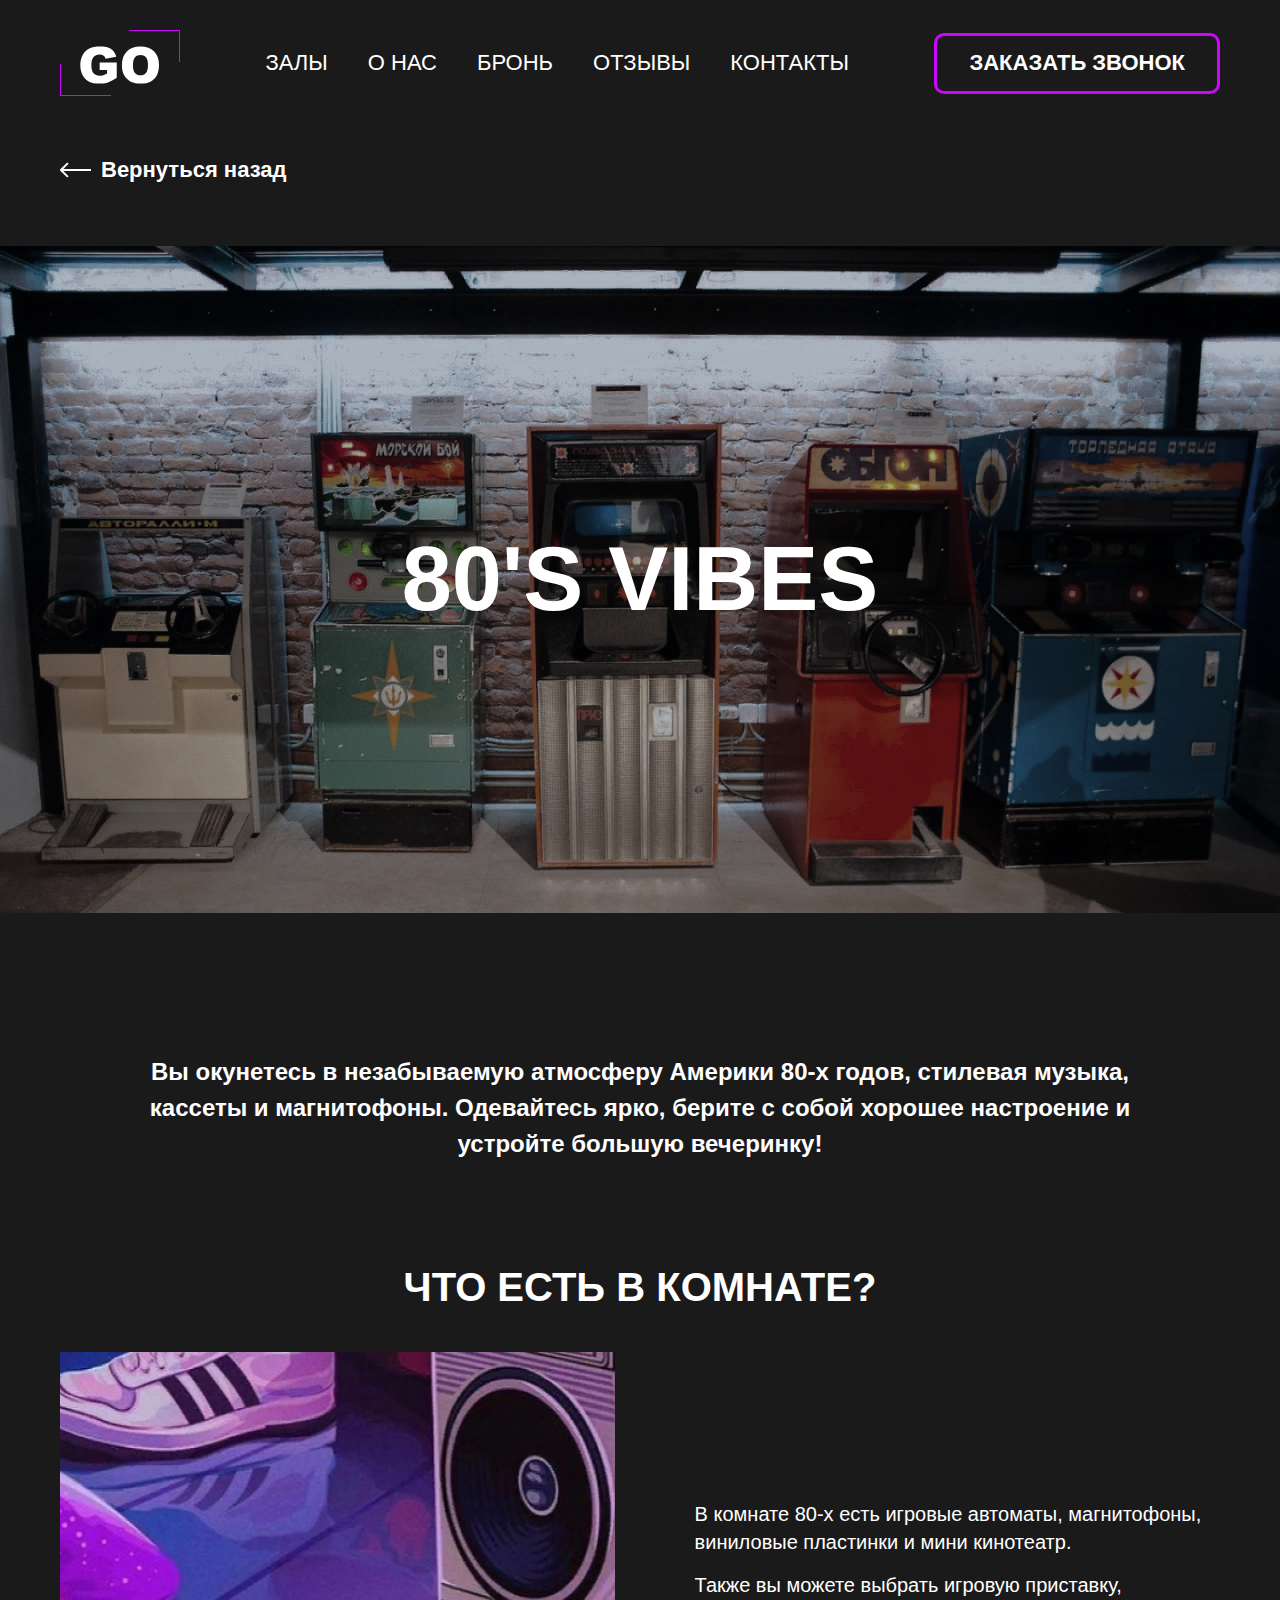
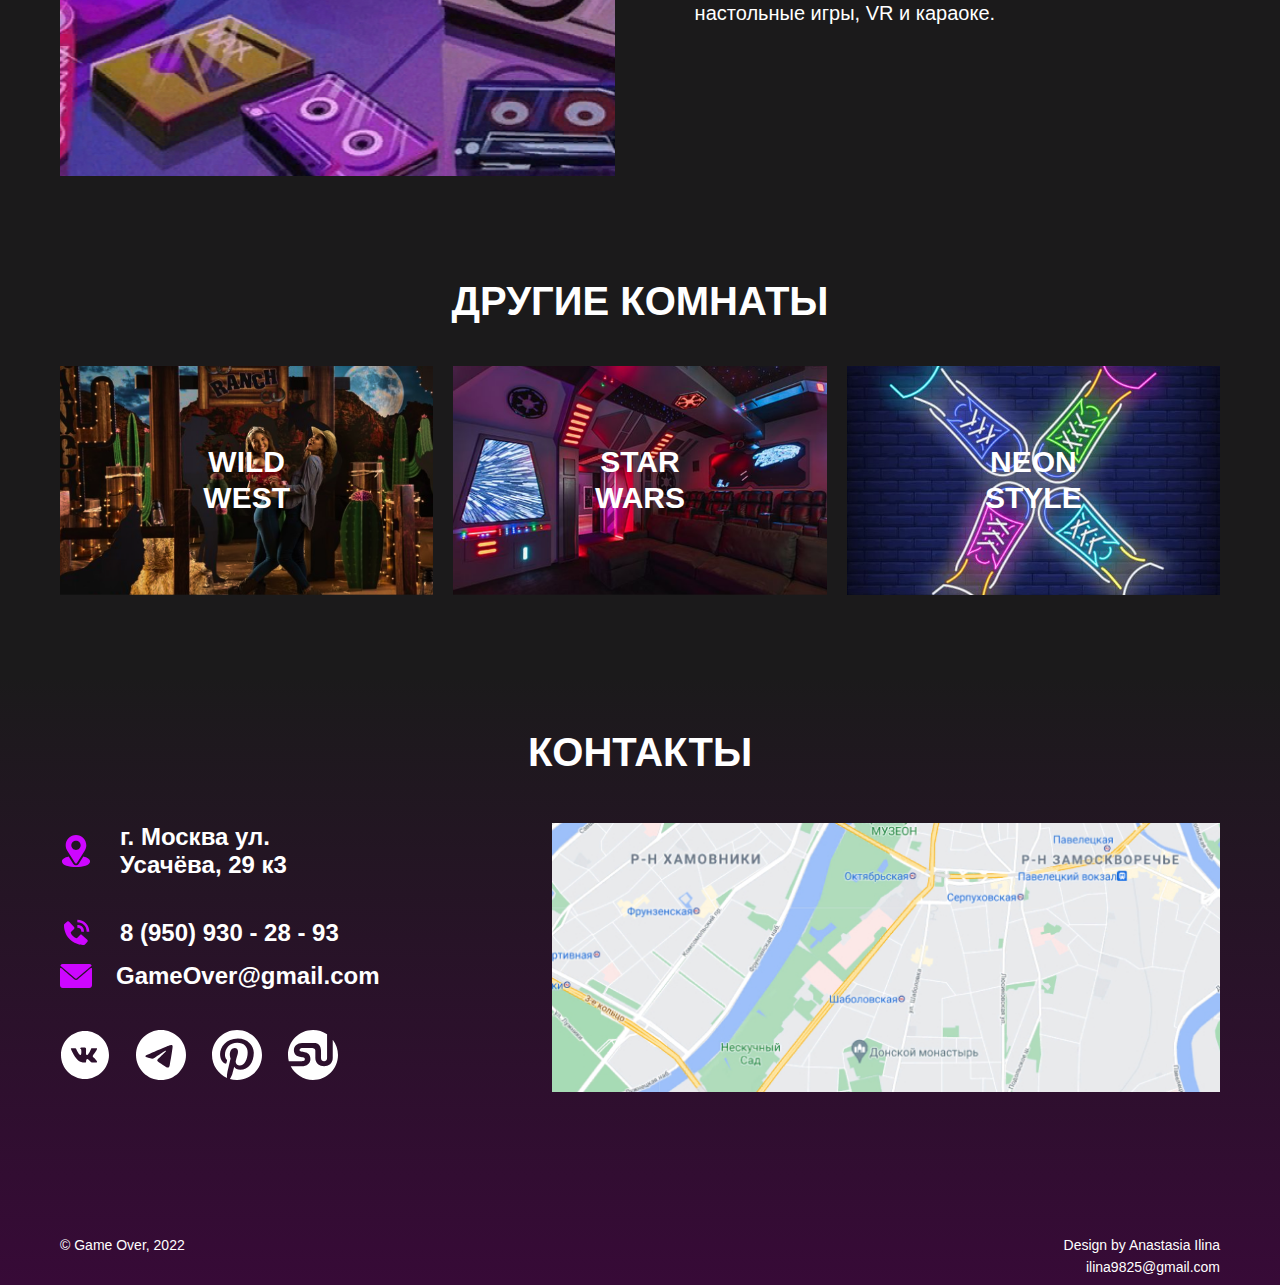
<file: vibes.html>
<!DOCTYPE html>
<html lang="en">

<head>
  <meta charset="UTF-8">
  <meta name="viewport" content="width=device-width, initial-scale=1.0">
  <link rel="icon" type="image/svg+xml" href="img/favicon/logo.svg">
  <link href="styles/index.css" rel="stylesheet">
  <title>Комната 80's vibes</title>
</head>

<body>
  <header class="header">
    <div class="container header__container">
      <button class="header__burger">
        <span class="header__burger-line"></span>
      </button>

      <img class="header__logo logo" src="img/header/logo.svg" alt="Логотип">

      <nav class="nav">
        <ul class="nav__list">
          <li class="nav__item"><a class="nav__link nav__link_active"
              href="index.html#halls">Залы</a></li>
          <li class="nav__item"><a class="nav__link" href="index.html#about">О
              нас</a>
          </li>
          <li class="nav__item"><a class="nav__link"
              href="index.html#booking">Бронь</a>
          </li>
          <li class="nav__item"><a class="nav__link"
              href="index.html#reviews">Отзывы</a>
          </li>
          <li class="nav__item"><a class="nav__link"
              href="#contacts">Контакты</a>
          </li>
        </ul>
      </nav>

      <button class="header__btn" type="button">Заказать звонок</button>
    </div>
  </header>

  <main class="main">
    <section class="section banner">
      <h2 class="banner__title visually-hidden">комната 80's vibes</h2>

      <div class="container">
        <a class="banner__btn-back" href="index.html">
          <svg class="banner__btn-arrow" xmlns="http://www.w3.org/2000/svg"
            width="31" height="16" viewBox="0 0 31 16" fill="none">
            <path
              d="M0.292892 7.29289C-0.0976315 7.68342 -0.0976315 8.31658 0.292892 8.70711L6.65685 15.0711C7.04738 15.4616 7.68054 15.4616 8.07107 15.0711C8.46159 14.6805 8.46159 14.0474 8.07107 13.6569L2.41421 8L8.07107 2.34315C8.46159 1.95262 8.46159 1.31946 8.07107 0.928932C7.68054 0.538408 7.04738 0.538408 6.65685 0.928932L0.292892 7.29289ZM31 7L1 7V9L31 9V7Z"
              fill="currentColor" />
          </svg>
          Вернуться назад
        </a>
      </div>

      <div class="banner__img-container">
        <div class="banner__img banner__img_vibes"></div>
        <p class="banner__text">80's vibes</p>
      </div>

    </section>

    <section class="section info">
      <div class="container">
        <h2 class="info__title visually-hidden">
          Информация о комнате 80's vibes
        </h2>
        <p class="info__text">
          Вы окунетесь в незабываемую атмосферу Америки 80-х годов, стилевая
          музыка, кассеты и магнитофоны. Одевайтесь ярко, берите с собой хорошее
          настроение и устройте большую вечеринку!
        </p>
      </div>
    </section>

    <section class="section about-hall">
      <div class="container">
        <h2 class="section__title about-hall__title">Что есть в комнате?</h2>

        <div class="about-hall__info">
          <div class="about-hall__img-container">
            <div class="about-hall__img about-hall__img_vibes"></div>
          </div>

          <div class="about-hall__text">
            <p class="about-hall__paragraf">
              В комнате 80-х есть игровые автоматы, магнитофоны, виниловые
              пластинки и мини кинотеатр.
            </p>
            <p class="about-hall__paragraf">
              Также вы можете выбрать игровую приставку, настольные игры, VR и
              караоке.
            </p>
          </div>
        </div>
      </div>
    </section>

    <section class="section choose-room">
      <div class="container">
        <h2 class="section__title choose-room__title">Другие комнаты</h2>

        <ul class="choose-room__list">
          <li class="choose-room__item choose-room__item_wildwest">
            <a class="choose-room__link" href="wildwest.html">Wild west</a>
          </li>
          <li class="choose-room__item choose-room__item_starwars">
            <a class="choose-room__link" href="starwars.html">Star wars</a>
          </li>
          <li class="choose-room__item choose-room__item_neonstyle">
            <a class="choose-room__link" href="neon.html">Neon style</a>
          </li>
        </ul>
      </div>
    </section>
  </main>

  <footer class="section footer" id="contacts">
    <div class="container">
      <h2 class="section__title footer__title">Контакты</h2>

      <div class="footer__info-container">
        <div class="footer__address address">
          <p class="address__info address__location">
            <svg class="address__icon" width="32" height="32"
              viewBox="0 0 32 32" fill="none"
              xmlns="http://www.w3.org/2000/svg">
              <path
                d="M16 0C10.3772 0 5.6875 4.52938 5.6875 10.3125C5.6875 12.5126 6.34862 14.4745 7.61744 16.3129L15.2108 28.1616C15.5792 28.7376 16.4216 28.7365 16.7892 28.1616L24.4155 16.2726C25.657 14.5175 26.3125 12.4567 26.3125 10.3125C26.3125 4.62619 21.6863 0 16 0ZM16 15C13.4154 15 11.3125 12.8971 11.3125 10.3125C11.3125 7.72794 13.4154 5.625 16 5.625C18.5846 5.625 20.6875 7.72794 20.6875 10.3125C20.6875 12.8971 18.5846 15 16 15Z"
                fill="#CD06FF" />
              <path
                d="M23.329 21.5435L18.6083 28.9239C17.3864 30.829 14.6068 30.8228 13.3907 28.9257L8.66238 21.5454C4.50213 22.5073 1.9375 24.2693 1.9375 26.375C1.9375 30.0289 9.183 32 16 32C22.817 32 30.0625 30.0289 30.0625 26.375C30.0625 24.2678 27.4943 22.5048 23.329 21.5435Z"
                fill="#CD06FF" />
            </svg>

            <span class="address__location-text">
              г. Москва ул. Усачёва, 29 к3
            </span>
          </p>

          <div class="address__link">
            <a class="address__info address__phone" href="tel:89509302893">
              <svg class="address__icon" width="32" height="32"
                viewBox="0 0 32 32" fill="none"
                xmlns="http://www.w3.org/2000/svg">
                <path
                  d="M26.6667 14.6654H29.3333C29.3333 7.82541 24.1693 2.66675 17.32 2.66675V5.33341C22.736 5.33341 26.6667 9.25741 26.6667 14.6654Z"
                  fill="#CD06FF" />
                <path
                  d="M17.3333 10.6667C20.1373 10.6667 21.3333 11.8627 21.3333 14.6667H24C24 10.3667 21.6333 7.99999 17.3333 7.99999V10.6667ZM21.896 17.924C21.6398 17.6911 21.3031 17.5669 20.9571 17.5776C20.611 17.5883 20.2827 17.7331 20.0413 17.9813L16.8507 21.2627C16.0827 21.116 14.5387 20.6347 12.9493 19.0493C11.36 17.4587 10.8787 15.9107 10.736 15.148L14.0147 11.956C14.2632 11.7148 14.4082 11.3864 14.4189 11.0403C14.4296 10.6941 14.3052 10.3574 14.072 10.1013L9.14534 4.68399C8.91207 4.42714 8.58785 4.27133 8.24155 4.24967C7.89525 4.22801 7.55414 4.3422 7.29068 4.56799L4.39734 7.04933C4.16682 7.28068 4.02924 7.58859 4.01068 7.91466C3.99068 8.24799 3.60934 16.144 9.73201 22.2693C15.0733 27.6093 21.764 28 23.6067 28C23.876 28 24.0413 27.992 24.0853 27.9893C24.4114 27.9711 24.7191 27.8329 24.9493 27.6013L27.4293 24.7067C27.6553 24.4434 27.7697 24.1024 27.7483 23.7561C27.7269 23.4098 27.5713 23.0855 27.3147 22.852L21.896 17.924Z"
                  fill="#CD06FF" />
              </svg>

              8 (950) 930 - 28 - 93
            </a>
            <a class="address__info address__email"
              href="mailto:GameOver@gmail.com">
              <svg class="address__icon" width="32" height="32"
                viewBox="0 0 32 32" fill="none"
                xmlns="http://www.w3.org/2000/svg">
                <path
                  d="M0.667993 5.94725C5.05987 9.66669 12.7662 16.2103 15.0312 18.2506C15.3353 18.526 15.6614 18.666 16 18.666C16.3379 18.666 16.6634 18.5273 16.9668 18.2533C19.2337 16.2109 26.9401 9.66669 31.332 5.94725C31.6055 5.71612 31.6472 5.30987 31.4258 5.02731C30.914 4.37437 30.151 4 29.3333 4H2.66668C1.84899 4 1.08593 4.37438 0.574244 5.02738C0.352869 5.30988 0.394556 5.71612 0.667993 5.94725Z"
                  fill="#CD06FF" />
                <path
                  d="M31.6133 7.96279C31.377 7.85279 31.099 7.89116 30.9024 8.05916C26.0319 12.188 19.8158 17.4804 17.86 19.2427C16.7623 20.2336 15.2389 20.2336 14.1386 19.2414C12.054 17.3632 5.0735 11.4289 1.09763 8.0591C0.899688 7.8911 0.621063 7.85404 0.386687 7.96273C0.151062 8.07216 0 8.30785 0 8.5676V25.3332C0 26.804 1.19594 27.9999 2.66669 27.9999H29.3334C30.8041 27.9999 32 26.804 32 25.3332V8.5676C32 8.30785 31.8489 8.07154 31.6133 7.96279Z"
                  fill="#CD06FF" />
              </svg>

              GameOver@gmail.com
            </a>
          </div>

          <ul class="address__social-list social-list">
            <li class="social-list__icon">
              <a class="social-list__link" href="https://vk.com">
                <svg width="50" height="50" viewbox="0 0 50 50"
                  fill="currentColor" xmlns="http://www.w3.org/2000/svg">
                  <path
                    d="M24.9999 1C11.7449 1 0.999878 11.745 0.999878 25C0.999878 38.255 11.7449 49 24.9999 49C38.2549 49 48.9999 38.255 48.9999 25C48.9999 11.745 38.2549 1 24.9999 1ZM34.2299 28.0775C34.2299 28.0775 36.3524 30.1725 36.8749 31.145C36.8899 31.165 36.8974 31.185 36.9024 31.195C37.1149 31.5525 37.1649 31.83 37.0599 32.0375C36.8849 32.3825 36.2849 32.5525 36.0799 32.5675H32.3299C32.0699 32.5675 31.5249 32.5 30.8649 32.045C30.3574 31.69 29.8574 31.1075 29.3699 30.54C28.6424 29.695 28.0124 28.965 27.3774 28.965C27.2967 28.9649 27.2166 28.9775 27.1399 29.0025C26.6599 29.1575 26.0449 29.8425 26.0449 31.6675C26.0449 32.2375 25.5949 32.565 25.2774 32.565H23.5599C22.9749 32.565 19.9274 32.36 17.2274 29.5125C13.9224 26.025 10.9474 19.03 10.9224 18.965C10.7349 18.5125 11.1224 18.27 11.5449 18.27H15.3324C15.8374 18.27 16.0024 18.5775 16.1174 18.85C16.2524 19.1675 16.7474 20.43 17.5599 21.85C18.8774 24.165 19.6849 25.105 20.3324 25.105C20.4538 25.1036 20.573 25.0727 20.6799 25.015C21.5249 24.545 21.3674 21.5325 21.3299 20.9075C21.3299 20.79 21.3274 19.56 20.8949 18.97C20.5849 18.5425 20.0574 18.38 19.7374 18.32C19.8669 18.1413 20.0375 17.9964 20.2349 17.8975C20.8149 17.6075 21.8599 17.565 22.8974 17.565H23.4749C24.5999 17.58 24.8899 17.6525 25.2974 17.755C26.1224 17.9525 26.1399 18.485 26.0674 20.3075C26.0449 20.825 26.0224 21.41 26.0224 22.1C26.0224 22.25 26.0149 22.41 26.0149 22.58C25.9899 23.5075 25.9599 24.56 26.6149 24.9925C26.7003 25.0461 26.799 25.0746 26.8999 25.075C27.1274 25.075 27.8124 25.075 29.6674 21.8925C30.2395 20.8681 30.7366 19.8037 31.1549 18.7075C31.1924 18.6425 31.3024 18.4425 31.4324 18.365C31.5283 18.3161 31.6347 18.2912 31.7424 18.2925H36.1949C36.6799 18.2925 37.0124 18.365 37.0749 18.5525C37.1849 18.85 37.0549 19.7575 35.0224 22.51L34.1149 23.7075C32.2724 26.1225 32.2724 26.245 34.2299 28.0775Z" />
                </svg>
              </a>
            </li>
            <li class="social-list__icon">
              <a class="social-list__link" href="https://telegram.org">
                <svg width="50" height="50" viewbox="0 0 48 48"
                  fill="currentColor" xmlns="http://www.w3.org/2000/svg">
                  <path
                    d="M47.9999 24C47.9999 30.3652 45.4713 36.4697 40.9704 40.9706C36.4696 45.4714 30.3651 48 23.9999 48C17.6347 48 11.5302 45.4714 7.02932 40.9706C2.52844 36.4697 -0.00012207 30.3652 -0.00012207 24C-0.00012207 17.6348 2.52844 11.5303 7.02932 7.02944C11.5302 2.52856 17.6347 0 23.9999 0C30.3651 0 36.4696 2.52856 40.9704 7.02944C45.4713 11.5303 47.9999 17.6348 47.9999 24ZM24.8609 17.718C22.5269 18.69 17.8589 20.7 10.8629 23.748C9.72888 24.198 9.13188 24.642 9.07788 25.074C8.98788 25.803 9.90288 26.091 11.1479 26.484L11.6729 26.649C12.8969 27.048 14.5469 27.513 15.4019 27.531C16.1819 27.549 17.0489 27.231 18.0059 26.571C24.5429 22.158 27.9179 19.929 28.1279 19.881C28.2779 19.845 28.4879 19.803 28.6259 19.929C28.7669 20.052 28.7519 20.289 28.7369 20.352C28.6469 20.739 25.0559 24.075 23.1989 25.803C22.6199 26.343 22.2089 26.724 22.1249 26.811C21.9399 27 21.7519 27.1861 21.5609 27.369C20.4209 28.467 19.5689 29.289 21.6059 30.633C22.5869 31.281 23.3729 31.812 24.1559 32.346C25.0079 32.928 25.8599 33.507 26.9639 34.233C27.2429 34.413 27.5129 34.608 27.7739 34.794C28.7669 35.502 29.6639 36.138 30.7649 36.036C31.4069 35.976 32.0699 35.376 32.4059 33.576C33.2009 29.325 34.7639 20.118 35.1239 16.323C35.1458 16.0075 35.1328 15.6906 35.0849 15.378C35.0566 15.1258 34.9346 14.8934 34.7429 14.727C34.4699 14.5386 34.1445 14.4409 33.8129 14.448C32.9129 14.463 31.5239 14.946 24.8609 17.718Z" />
                </svg>
              </a>
            </li>
            <li class="social-list__icon">
              <a class="social-list__link" href="#!">
                <svg width="50" height="50" viewbox="0 0 50 50"
                  fill="currentColor" xmlns="http://www.w3.org/2000/svg">
                  <path
                    d="M25.0005 0C11.1947 0 -0.000152588 11.1936 -0.000152588 25.0006C-0.000152588 35.2378 6.15562 44.0314 14.9646 47.8981C14.8941 46.1526 14.9511 44.0558 15.3998 42.159C15.8806 40.1282 18.6165 28.5359 18.6165 28.5359C18.6165 28.5359 17.8178 26.9397 17.8178 24.5808C17.8178 20.8763 19.9652 18.1077 22.6383 18.1077C24.912 18.1077 26.0107 19.8154 26.0107 21.8609C26.0107 24.1468 24.5537 27.5635 23.8037 30.7327C23.1768 33.3859 25.1338 35.5481 27.7498 35.5481C32.4864 35.5481 35.6761 29.4647 35.6761 22.2558C35.6761 16.7782 31.9864 12.6769 25.2742 12.6769C17.6902 12.6769 12.9659 18.3321 12.9659 24.6487C12.9659 26.8282 13.6082 28.3635 14.6146 29.5513C15.0768 30.0981 15.1409 30.318 14.9736 30.9462C14.8537 31.4058 14.5781 32.5128 14.4646 32.9519C14.2986 33.5853 13.7857 33.8109 13.2127 33.5776C9.71972 32.1513 8.0928 28.3263 8.0928 24.0263C8.0928 16.9237 14.0819 8.40898 25.9601 8.40898C35.5056 8.40898 41.7877 15.316 41.7877 22.732C41.7877 32.5378 36.3351 39.8647 28.2979 39.8647C25.5998 39.8647 23.0607 38.4051 22.1909 36.7487C22.1909 36.7487 20.7396 42.5077 20.4325 43.6218C19.9024 45.5494 18.8646 47.4763 17.9159 48.9769C20.2162 49.6571 22.6024 50.0025 25.0011 50.0026C38.8063 50.0013 49.9998 38.8071 49.9998 25.0006C49.9998 11.1936 38.8063 0 25.0005 0Z" />
                </svg>
              </a>
            </li>
            <li class="social-list__icon">
              <a class="social-list__link" href="#!">
                <svg width="50" height="50" viewbox="0 0 50 50"
                  fill="currentColor" xmlns="http://www.w3.org/2000/svg">
                  <path fill-rule="evenodd" clip-rule="evenodd"
                    d="M44.7441 9.66919C48.1583 14.0494 50.0085 19.4463 49.9999 24.9999C49.9999 38.8051 38.805 49.9999 25.0006 49.9999C15.2871 49.9999 6.86597 44.4576 2.72751 36.3647H13.6237C18.816 36.3647 22.4429 33.566 22.4429 29.0923C22.4429 19.6108 11.5051 23.4737 11.5051 20.1089C11.5051 18.4878 12.8057 17.898 15.1858 17.898H22.7692C24.8711 17.898 27.3435 18.275 27.3435 20.5685V28.1243C27.3435 33.5955 31.6159 36.364 36.0441 36.364C40.548 36.364 44.7435 33.5955 44.7435 28.1243V9.66919H44.7441Z" />
                  <path fill-rule="evenodd" clip-rule="evenodd"
                    d="M25.0005 2.43241e-05C30.0173 -0.00698868 34.919 1.50262 39.0626 4.33079V28.3013C39.0626 29.9628 37.7037 31.3224 36.0447 31.3224C34.3838 31.3224 33.0261 29.9628 33.0261 28.3013V21.1186C33.0261 15.3846 30.1242 12.9994 26.3447 12.9994H14.0441C9.59088 12.9994 5.89665 15.834 5.89665 20.3289C5.89665 22.6289 6.8819 25.9994 11.5415 26.8353C15.337 27.5186 16.8351 27.3199 16.8351 29.3506C16.8351 31.3224 14.6261 31.3224 11.7101 31.3224H0.808189C0.269676 29.2582 -0.0019826 27.1334 -0.000143311 25C-0.000143311 11.1981 11.196 2.43241e-05 25.0005 2.43241e-05Z" />
                </svg>
              </a>
            </li>
          </ul>
        </div>

        <img class="footer__map" src="img/footer/map.jpg" alt="Карта">
      </div>

      <div class="footer__copyright-container">
        <p class="footer__copyright">&copy; Game Over, 2022</p>

        <ul class="footer__list contact-list">
          <li class="contact-list__item">
            <a class="contact-list__link" href="#!">Design by Anastasia
              Ilina</a>
          </li>
          <li class="contact-list__item">
            <a class="contact-list__link"
              href="mailto:ilina9825@gmail.com">ilina9825@gmail.com</a>
          </li>
        </ul>
      </div>

    </div>
  </footer>

  <script>
    document.addEventListener('click', event => {
      if (event.target.matches('button')) {
        event.target.focus();
      }
    })
  </script>
</body>

</html>
</file>
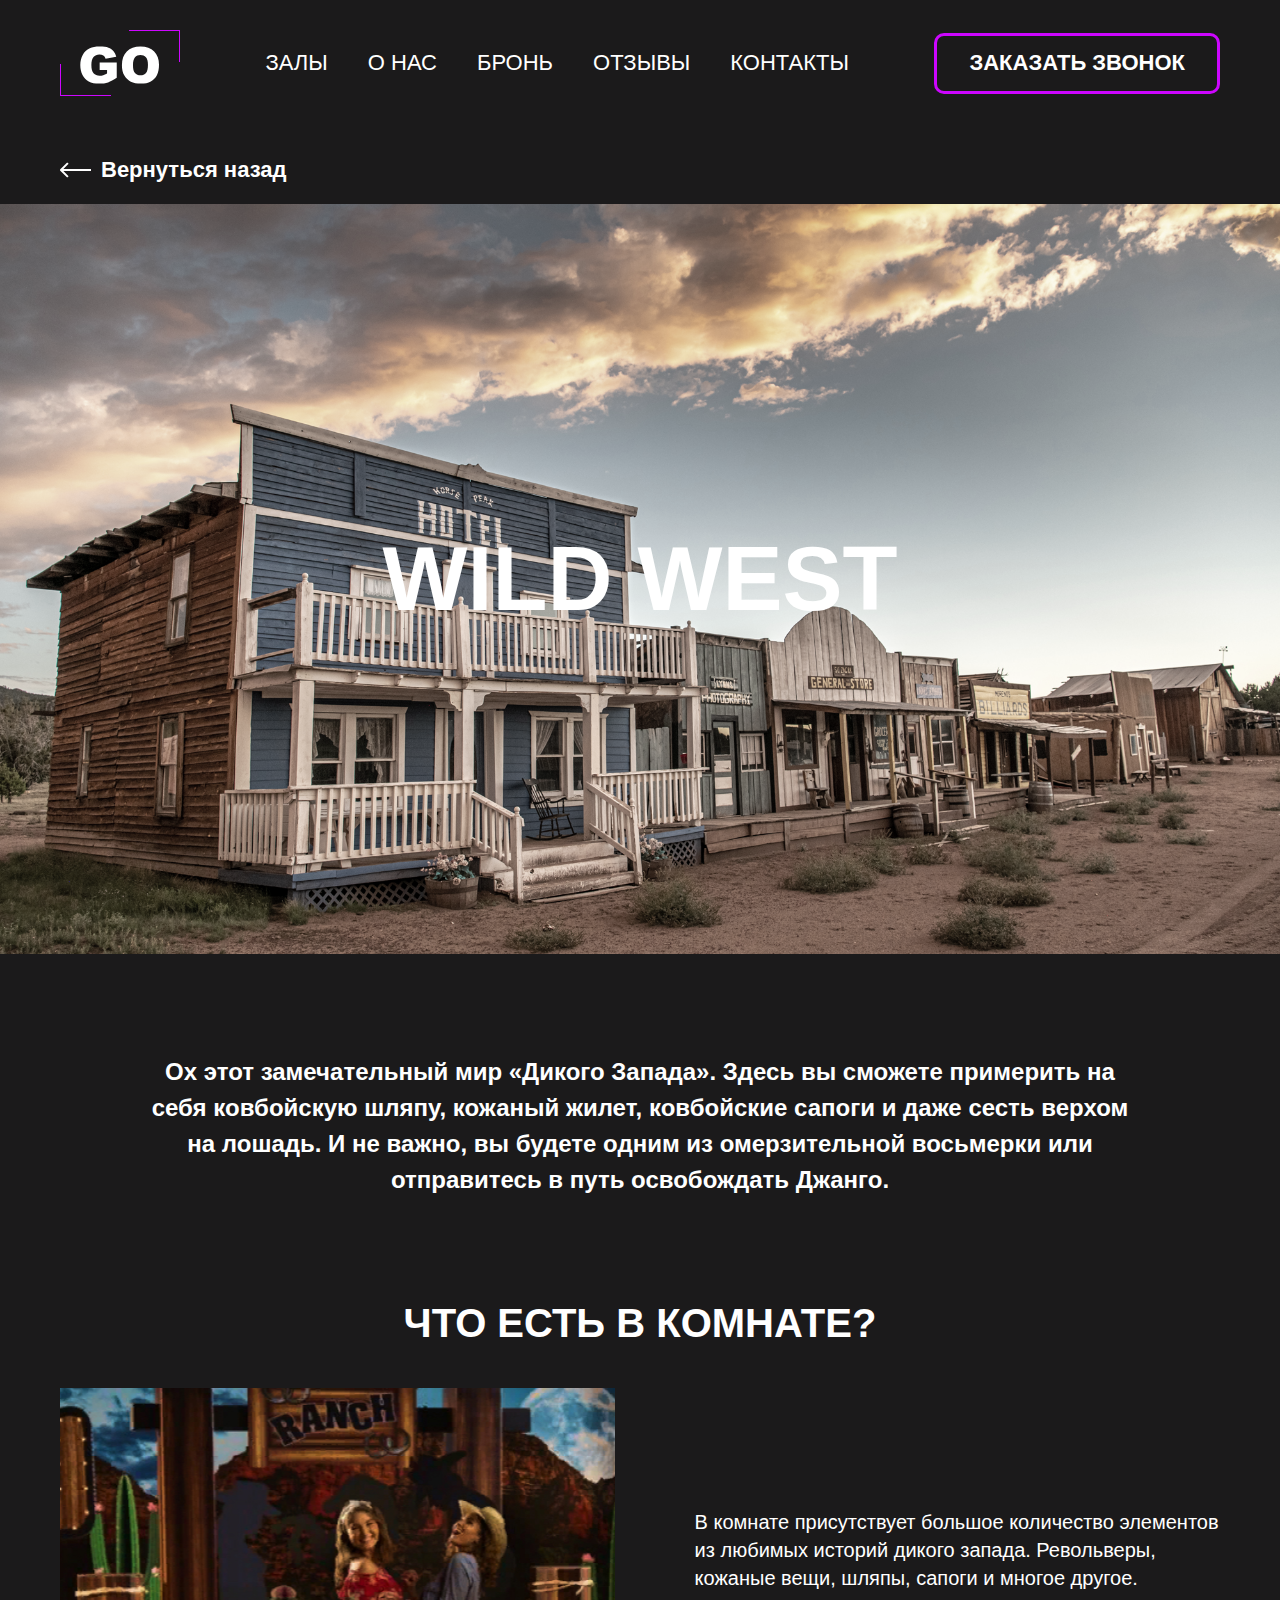
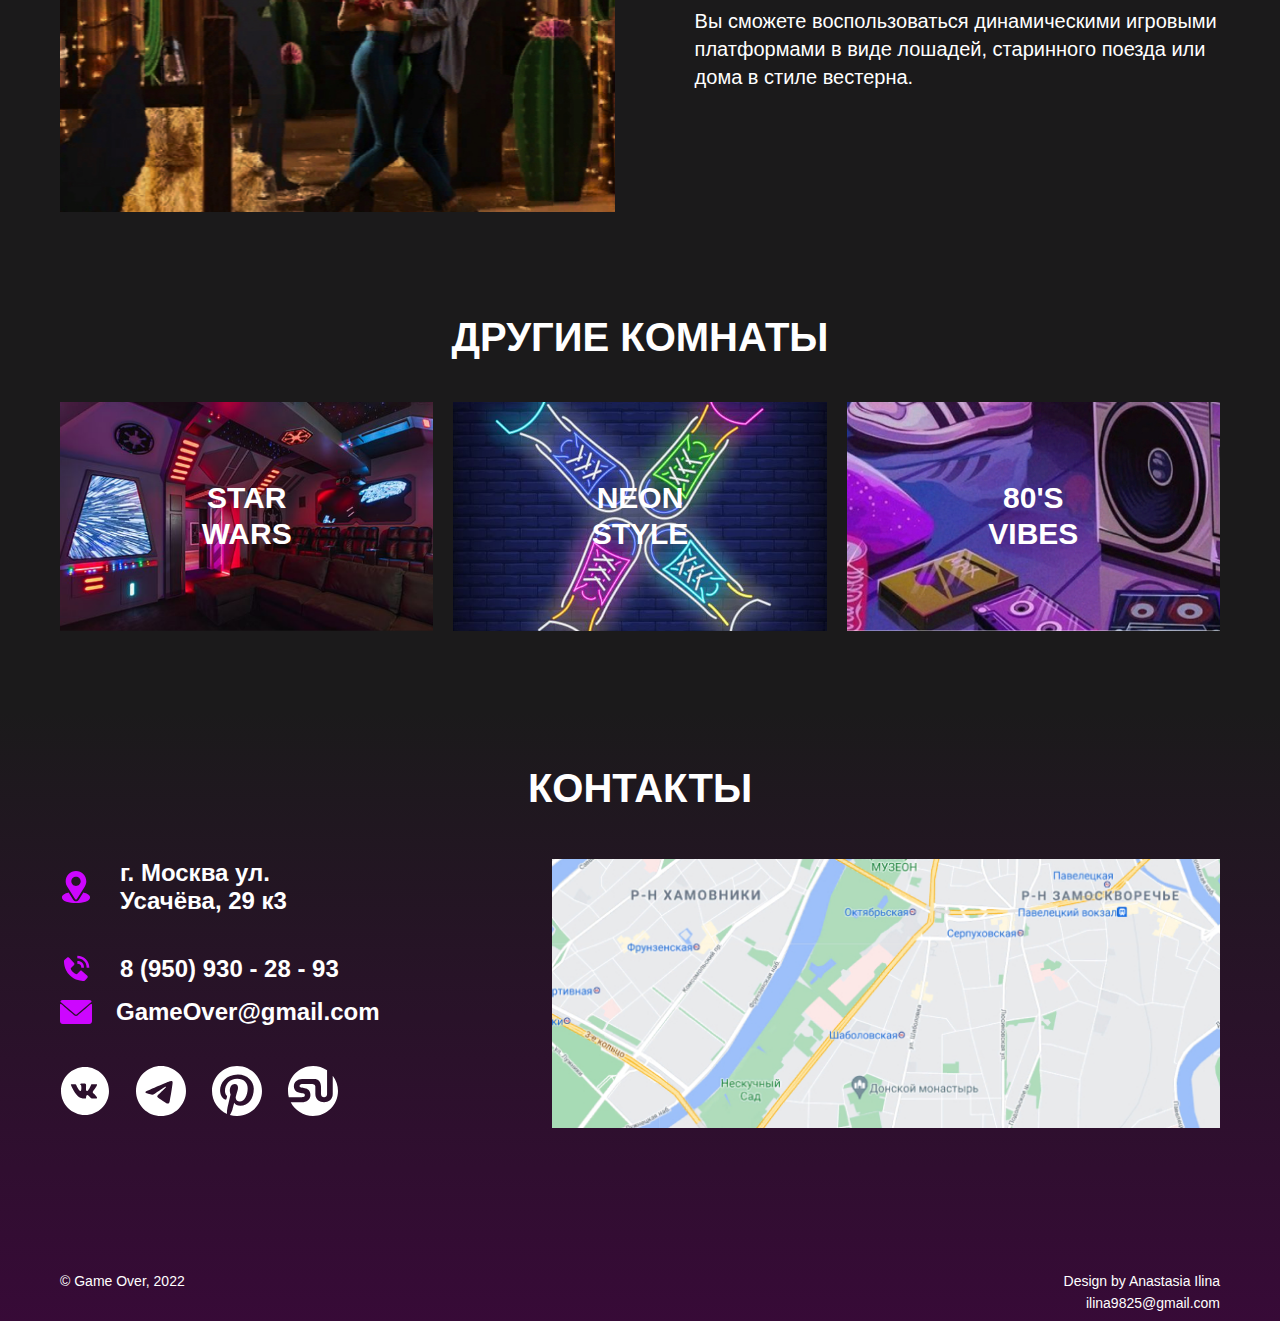
<file: wildwest.html>
<!DOCTYPE html>
<html lang="en">

<head>
  <meta charset="UTF-8">
  <meta name="viewport" content="width=device-width, initial-scale=1.0">
  <link rel="icon" type="image/svg+xml" href="img/favicon/logo.svg">
  <link href="styles/index.css" rel="stylesheet">
  <title>Комната wild west</title>
</head>

<body>
  <header class="header">
    <div class="container header__container">
      <button class="header__burger">
        <span class="header__burger-line"></span>
      </button>

      <img class="header__logo logo" src="img/header/logo.svg" alt="Логотип">

      <nav class="nav">
        <ul class="nav__list">
          <li class="nav__item"><a class="nav__link nav__link_active"
              href="index.html#halls">Залы</a></li>
          <li class="nav__item"><a class="nav__link" href="index.html#about">О
              нас</a>
          </li>
          <li class="nav__item"><a class="nav__link"
              href="index.html#booking">Бронь</a>
          </li>
          <li class="nav__item"><a class="nav__link"
              href="index.html#reviews">Отзывы</a>
          </li>
          <li class="nav__item"><a class="nav__link"
              href="#contacts">Контакты</a>
          </li>
        </ul>
      </nav>

      <button class="header__btn" type="button">Заказать звонок</button>
    </div>
  </header>

  <main class="main">
    <section class="section banner">
      <h2 class="banner__title visually-hidden">комната wild west</h2>

      <div class="container">
        <a class="banner__btn-back" href="index.html">
          <svg class="banner__btn-arrow" xmlns="http://www.w3.org/2000/svg"
            width="31" height="16" viewBox="0 0 31 16" fill="none">
            <path
              d="M0.292892 7.29289C-0.0976315 7.68342 -0.0976315 8.31658 0.292892 8.70711L6.65685 15.0711C7.04738 15.4616 7.68054 15.4616 8.07107 15.0711C8.46159 14.6805 8.46159 14.0474 8.07107 13.6569L2.41421 8L8.07107 2.34315C8.46159 1.95262 8.46159 1.31946 8.07107 0.928932C7.68054 0.538408 7.04738 0.538408 6.65685 0.928932L0.292892 7.29289ZM31 7L1 7V9L31 9V7Z"
              fill="white" />
          </svg>
          Вернуться назад
        </a>
      </div>

      <div class="banner__img-container">
        <div class="banner__img banner__img_wildwest"></div>
        <p class="banner__text">wild west</p>
      </div>

    </section>

    <section class="section info">
      <div class="container">
        <h2 class="info__title visually-hidden">
          Информация о комнате 80's vibes
        </h2>
        <p class="info__text">
          Ох этот замечательный мир «Дикого Запада». Здесь вы сможете примерить
          на себя ковбойскую шляпу, кожаный жилет, ковбойские сапоги и даже
          сесть верхом на лошадь. И не важно, вы будете одним из омерзительной
          восьмерки или отправитесь в путь освобождать Джанго.
        </p>
      </div>
    </section>

    <section class="section about-hall">
      <div class="container">
        <h2 class="section__title about-hall__title">Что есть в комнате?</h2>

        <div class="about-hall__info">
          <div class="about-hall__img-container">
            <div class="about-hall__img about-hall__img_wildwest"></div>
          </div>

          <div class="about-hall__text">
            <p class="about-hall__paragraf">
              В комнате присутствует большое количество элементов из любимых
              историй дикого запада. Револьверы, кожаные вещи, шляпы, сапоги и
              многое другое.
            </p>
            <p class="about-hall__paragraf">
              Вы сможете воспользоваться динамическими игровыми платформами в
              виде лошадей, старинного поезда или дома в стиле вестерна.
            </p>
          </div>
        </div>
      </div>
    </section>

    <section class="section choose-room">
      <div class="container">
        <h2 class="section__title choose-room__title">Другие комнаты</h2>

        <ul class="choose-room__list">
          <li class="choose-room__item choose-room__item_starwars">
            <a class="choose-room__link" href="starwars.html">Star wars</a>
          </li>
          <li class="choose-room__item choose-room__item_neonstyle">
            <a class="choose-room__link" href="neon.html">Neon style</a>
          </li>
          <li class="choose-room__item choose-room__item_vibes">
            <a class="choose-room__link" href="vibes.html">80's vibes</a>
          </li>
        </ul>
      </div>
    </section>
  </main>

  <footer class="section footer" id="contacts">
    <div class="container">
      <h2 class="section__title footer__title">Контакты</h2>

      <div class="footer__info-container">
        <div class="footer__address address">
          <p class="address__info address__location">
            <svg class="address__icon" width="32" height="32"
              viewBox="0 0 32 32" fill="none"
              xmlns="http://www.w3.org/2000/svg">
              <path
                d="M16 0C10.3772 0 5.6875 4.52938 5.6875 10.3125C5.6875 12.5126 6.34862 14.4745 7.61744 16.3129L15.2108 28.1616C15.5792 28.7376 16.4216 28.7365 16.7892 28.1616L24.4155 16.2726C25.657 14.5175 26.3125 12.4567 26.3125 10.3125C26.3125 4.62619 21.6863 0 16 0ZM16 15C13.4154 15 11.3125 12.8971 11.3125 10.3125C11.3125 7.72794 13.4154 5.625 16 5.625C18.5846 5.625 20.6875 7.72794 20.6875 10.3125C20.6875 12.8971 18.5846 15 16 15Z"
                fill="#CD06FF" />
              <path
                d="M23.329 21.5435L18.6083 28.9239C17.3864 30.829 14.6068 30.8228 13.3907 28.9257L8.66238 21.5454C4.50213 22.5073 1.9375 24.2693 1.9375 26.375C1.9375 30.0289 9.183 32 16 32C22.817 32 30.0625 30.0289 30.0625 26.375C30.0625 24.2678 27.4943 22.5048 23.329 21.5435Z"
                fill="#CD06FF" />
            </svg>

            <span class="address__location-text">
              г. Москва ул. Усачёва, 29 к3
            </span>
          </p>

          <div class="address__link">
            <a class="address__info address__phone" href="tel:89509302893">
              <svg class="address__icon" width="32" height="32"
                viewBox="0 0 32 32" fill="none"
                xmlns="http://www.w3.org/2000/svg">
                <path
                  d="M26.6667 14.6654H29.3333C29.3333 7.82541 24.1693 2.66675 17.32 2.66675V5.33341C22.736 5.33341 26.6667 9.25741 26.6667 14.6654Z"
                  fill="#CD06FF" />
                <path
                  d="M17.3333 10.6667C20.1373 10.6667 21.3333 11.8627 21.3333 14.6667H24C24 10.3667 21.6333 7.99999 17.3333 7.99999V10.6667ZM21.896 17.924C21.6398 17.6911 21.3031 17.5669 20.9571 17.5776C20.611 17.5883 20.2827 17.7331 20.0413 17.9813L16.8507 21.2627C16.0827 21.116 14.5387 20.6347 12.9493 19.0493C11.36 17.4587 10.8787 15.9107 10.736 15.148L14.0147 11.956C14.2632 11.7148 14.4082 11.3864 14.4189 11.0403C14.4296 10.6941 14.3052 10.3574 14.072 10.1013L9.14534 4.68399C8.91207 4.42714 8.58785 4.27133 8.24155 4.24967C7.89525 4.22801 7.55414 4.3422 7.29068 4.56799L4.39734 7.04933C4.16682 7.28068 4.02924 7.58859 4.01068 7.91466C3.99068 8.24799 3.60934 16.144 9.73201 22.2693C15.0733 27.6093 21.764 28 23.6067 28C23.876 28 24.0413 27.992 24.0853 27.9893C24.4114 27.9711 24.7191 27.8329 24.9493 27.6013L27.4293 24.7067C27.6553 24.4434 27.7697 24.1024 27.7483 23.7561C27.7269 23.4098 27.5713 23.0855 27.3147 22.852L21.896 17.924Z"
                  fill="#CD06FF" />
              </svg>

              8 (950) 930 - 28 - 93
            </a>
            <a class="address__info address__email"
              href="mailto:GameOver@gmail.com">
              <svg class="address__icon" width="32" height="32"
                viewBox="0 0 32 32" fill="none"
                xmlns="http://www.w3.org/2000/svg">
                <path
                  d="M0.667993 5.94725C5.05987 9.66669 12.7662 16.2103 15.0312 18.2506C15.3353 18.526 15.6614 18.666 16 18.666C16.3379 18.666 16.6634 18.5273 16.9668 18.2533C19.2337 16.2109 26.9401 9.66669 31.332 5.94725C31.6055 5.71612 31.6472 5.30987 31.4258 5.02731C30.914 4.37437 30.151 4 29.3333 4H2.66668C1.84899 4 1.08593 4.37438 0.574244 5.02738C0.352869 5.30988 0.394556 5.71612 0.667993 5.94725Z"
                  fill="#CD06FF" />
                <path
                  d="M31.6133 7.96279C31.377 7.85279 31.099 7.89116 30.9024 8.05916C26.0319 12.188 19.8158 17.4804 17.86 19.2427C16.7623 20.2336 15.2389 20.2336 14.1386 19.2414C12.054 17.3632 5.0735 11.4289 1.09763 8.0591C0.899688 7.8911 0.621063 7.85404 0.386687 7.96273C0.151062 8.07216 0 8.30785 0 8.5676V25.3332C0 26.804 1.19594 27.9999 2.66669 27.9999H29.3334C30.8041 27.9999 32 26.804 32 25.3332V8.5676C32 8.30785 31.8489 8.07154 31.6133 7.96279Z"
                  fill="#CD06FF" />
              </svg>

              GameOver@gmail.com
            </a>
          </div>

          <ul class="address__social-list social-list">
            <li class="social-list__icon">
              <a class="social-list__link" href="https://vk.com">
                <svg width="50" height="50" viewbox="0 0 50 50"
                  fill="currentColor" xmlns="http://www.w3.org/2000/svg">
                  <path
                    d="M24.9999 1C11.7449 1 0.999878 11.745 0.999878 25C0.999878 38.255 11.7449 49 24.9999 49C38.2549 49 48.9999 38.255 48.9999 25C48.9999 11.745 38.2549 1 24.9999 1ZM34.2299 28.0775C34.2299 28.0775 36.3524 30.1725 36.8749 31.145C36.8899 31.165 36.8974 31.185 36.9024 31.195C37.1149 31.5525 37.1649 31.83 37.0599 32.0375C36.8849 32.3825 36.2849 32.5525 36.0799 32.5675H32.3299C32.0699 32.5675 31.5249 32.5 30.8649 32.045C30.3574 31.69 29.8574 31.1075 29.3699 30.54C28.6424 29.695 28.0124 28.965 27.3774 28.965C27.2967 28.9649 27.2166 28.9775 27.1399 29.0025C26.6599 29.1575 26.0449 29.8425 26.0449 31.6675C26.0449 32.2375 25.5949 32.565 25.2774 32.565H23.5599C22.9749 32.565 19.9274 32.36 17.2274 29.5125C13.9224 26.025 10.9474 19.03 10.9224 18.965C10.7349 18.5125 11.1224 18.27 11.5449 18.27H15.3324C15.8374 18.27 16.0024 18.5775 16.1174 18.85C16.2524 19.1675 16.7474 20.43 17.5599 21.85C18.8774 24.165 19.6849 25.105 20.3324 25.105C20.4538 25.1036 20.573 25.0727 20.6799 25.015C21.5249 24.545 21.3674 21.5325 21.3299 20.9075C21.3299 20.79 21.3274 19.56 20.8949 18.97C20.5849 18.5425 20.0574 18.38 19.7374 18.32C19.8669 18.1413 20.0375 17.9964 20.2349 17.8975C20.8149 17.6075 21.8599 17.565 22.8974 17.565H23.4749C24.5999 17.58 24.8899 17.6525 25.2974 17.755C26.1224 17.9525 26.1399 18.485 26.0674 20.3075C26.0449 20.825 26.0224 21.41 26.0224 22.1C26.0224 22.25 26.0149 22.41 26.0149 22.58C25.9899 23.5075 25.9599 24.56 26.6149 24.9925C26.7003 25.0461 26.799 25.0746 26.8999 25.075C27.1274 25.075 27.8124 25.075 29.6674 21.8925C30.2395 20.8681 30.7366 19.8037 31.1549 18.7075C31.1924 18.6425 31.3024 18.4425 31.4324 18.365C31.5283 18.3161 31.6347 18.2912 31.7424 18.2925H36.1949C36.6799 18.2925 37.0124 18.365 37.0749 18.5525C37.1849 18.85 37.0549 19.7575 35.0224 22.51L34.1149 23.7075C32.2724 26.1225 32.2724 26.245 34.2299 28.0775Z" />
                </svg>
              </a>
            </li>
            <li class="social-list__icon">
              <a class="social-list__link" href="https://telegram.org">
                <svg width="50" height="50" viewbox="0 0 48 48"
                  fill="currentColor" xmlns="http://www.w3.org/2000/svg">
                  <path
                    d="M47.9999 24C47.9999 30.3652 45.4713 36.4697 40.9704 40.9706C36.4696 45.4714 30.3651 48 23.9999 48C17.6347 48 11.5302 45.4714 7.02932 40.9706C2.52844 36.4697 -0.00012207 30.3652 -0.00012207 24C-0.00012207 17.6348 2.52844 11.5303 7.02932 7.02944C11.5302 2.52856 17.6347 0 23.9999 0C30.3651 0 36.4696 2.52856 40.9704 7.02944C45.4713 11.5303 47.9999 17.6348 47.9999 24ZM24.8609 17.718C22.5269 18.69 17.8589 20.7 10.8629 23.748C9.72888 24.198 9.13188 24.642 9.07788 25.074C8.98788 25.803 9.90288 26.091 11.1479 26.484L11.6729 26.649C12.8969 27.048 14.5469 27.513 15.4019 27.531C16.1819 27.549 17.0489 27.231 18.0059 26.571C24.5429 22.158 27.9179 19.929 28.1279 19.881C28.2779 19.845 28.4879 19.803 28.6259 19.929C28.7669 20.052 28.7519 20.289 28.7369 20.352C28.6469 20.739 25.0559 24.075 23.1989 25.803C22.6199 26.343 22.2089 26.724 22.1249 26.811C21.9399 27 21.7519 27.1861 21.5609 27.369C20.4209 28.467 19.5689 29.289 21.6059 30.633C22.5869 31.281 23.3729 31.812 24.1559 32.346C25.0079 32.928 25.8599 33.507 26.9639 34.233C27.2429 34.413 27.5129 34.608 27.7739 34.794C28.7669 35.502 29.6639 36.138 30.7649 36.036C31.4069 35.976 32.0699 35.376 32.4059 33.576C33.2009 29.325 34.7639 20.118 35.1239 16.323C35.1458 16.0075 35.1328 15.6906 35.0849 15.378C35.0566 15.1258 34.9346 14.8934 34.7429 14.727C34.4699 14.5386 34.1445 14.4409 33.8129 14.448C32.9129 14.463 31.5239 14.946 24.8609 17.718Z" />
                </svg>
              </a>
            </li>
            <li class="social-list__icon">
              <a class="social-list__link" href="#!">
                <svg width="50" height="50" viewbox="0 0 50 50"
                  fill="currentColor" xmlns="http://www.w3.org/2000/svg">
                  <path
                    d="M25.0005 0C11.1947 0 -0.000152588 11.1936 -0.000152588 25.0006C-0.000152588 35.2378 6.15562 44.0314 14.9646 47.8981C14.8941 46.1526 14.9511 44.0558 15.3998 42.159C15.8806 40.1282 18.6165 28.5359 18.6165 28.5359C18.6165 28.5359 17.8178 26.9397 17.8178 24.5808C17.8178 20.8763 19.9652 18.1077 22.6383 18.1077C24.912 18.1077 26.0107 19.8154 26.0107 21.8609C26.0107 24.1468 24.5537 27.5635 23.8037 30.7327C23.1768 33.3859 25.1338 35.5481 27.7498 35.5481C32.4864 35.5481 35.6761 29.4647 35.6761 22.2558C35.6761 16.7782 31.9864 12.6769 25.2742 12.6769C17.6902 12.6769 12.9659 18.3321 12.9659 24.6487C12.9659 26.8282 13.6082 28.3635 14.6146 29.5513C15.0768 30.0981 15.1409 30.318 14.9736 30.9462C14.8537 31.4058 14.5781 32.5128 14.4646 32.9519C14.2986 33.5853 13.7857 33.8109 13.2127 33.5776C9.71972 32.1513 8.0928 28.3263 8.0928 24.0263C8.0928 16.9237 14.0819 8.40898 25.9601 8.40898C35.5056 8.40898 41.7877 15.316 41.7877 22.732C41.7877 32.5378 36.3351 39.8647 28.2979 39.8647C25.5998 39.8647 23.0607 38.4051 22.1909 36.7487C22.1909 36.7487 20.7396 42.5077 20.4325 43.6218C19.9024 45.5494 18.8646 47.4763 17.9159 48.9769C20.2162 49.6571 22.6024 50.0025 25.0011 50.0026C38.8063 50.0013 49.9998 38.8071 49.9998 25.0006C49.9998 11.1936 38.8063 0 25.0005 0Z" />
                </svg>
              </a>
            </li>
            <li class="social-list__icon">
              <a class="social-list__link" href="#!">
                <svg width="50" height="50" viewbox="0 0 50 50"
                  fill="currentColor" xmlns="http://www.w3.org/2000/svg">
                  <path fill-rule="evenodd" clip-rule="evenodd"
                    d="M44.7441 9.66919C48.1583 14.0494 50.0085 19.4463 49.9999 24.9999C49.9999 38.8051 38.805 49.9999 25.0006 49.9999C15.2871 49.9999 6.86597 44.4576 2.72751 36.3647H13.6237C18.816 36.3647 22.4429 33.566 22.4429 29.0923C22.4429 19.6108 11.5051 23.4737 11.5051 20.1089C11.5051 18.4878 12.8057 17.898 15.1858 17.898H22.7692C24.8711 17.898 27.3435 18.275 27.3435 20.5685V28.1243C27.3435 33.5955 31.6159 36.364 36.0441 36.364C40.548 36.364 44.7435 33.5955 44.7435 28.1243V9.66919H44.7441Z" />
                  <path fill-rule="evenodd" clip-rule="evenodd"
                    d="M25.0005 2.43241e-05C30.0173 -0.00698868 34.919 1.50262 39.0626 4.33079V28.3013C39.0626 29.9628 37.7037 31.3224 36.0447 31.3224C34.3838 31.3224 33.0261 29.9628 33.0261 28.3013V21.1186C33.0261 15.3846 30.1242 12.9994 26.3447 12.9994H14.0441C9.59088 12.9994 5.89665 15.834 5.89665 20.3289C5.89665 22.6289 6.8819 25.9994 11.5415 26.8353C15.337 27.5186 16.8351 27.3199 16.8351 29.3506C16.8351 31.3224 14.6261 31.3224 11.7101 31.3224H0.808189C0.269676 29.2582 -0.0019826 27.1334 -0.000143311 25C-0.000143311 11.1981 11.196 2.43241e-05 25.0005 2.43241e-05Z" />
                </svg>
              </a>
            </li>
          </ul>
        </div>

        <img class="footer__map" src="img/footer/map.jpg" alt="Карта">
      </div>

      <div class="footer__copyright-container">
        <p class="footer__copyright">&copy; Game Over, 2022</p>

        <ul class="footer__list contact-list">
          <li class="contact-list__item">
            <a class="contact-list__link" href="#!">Design by Anastasia
              Ilina</a>
          </li>
          <li class="contact-list__item">
            <a class="contact-list__link"
              href="mailto:ilina9825@gmail.com">ilina9825@gmail.com</a>
          </li>
        </ul>
      </div>

    </div>
  </footer>

  <script>
    document.addEventListener('click', event => {
      if (event.target.matches('button')) {
        event.target.focus();
      }
    })
  </script>
</body>

</html>
</file>
<file: styles/index.css>
@import 'normalize.css';
@import 'var.css';
@import 'style.css';
@import 'header.css';
@import 'nav.css';
@import 'promo.css';
@import 'recreation.css';
@import 'halls.css';
@import 'booking.css';
@import 'about.css';
@import 'reviews.css';
@import 'faq.css';
@import 'footer.css';
@import 'banner.css';
@import 'info.css';
@import 'about-hall.css';
@import 'choose-room.css';
@import 'modal.css';
</file>
